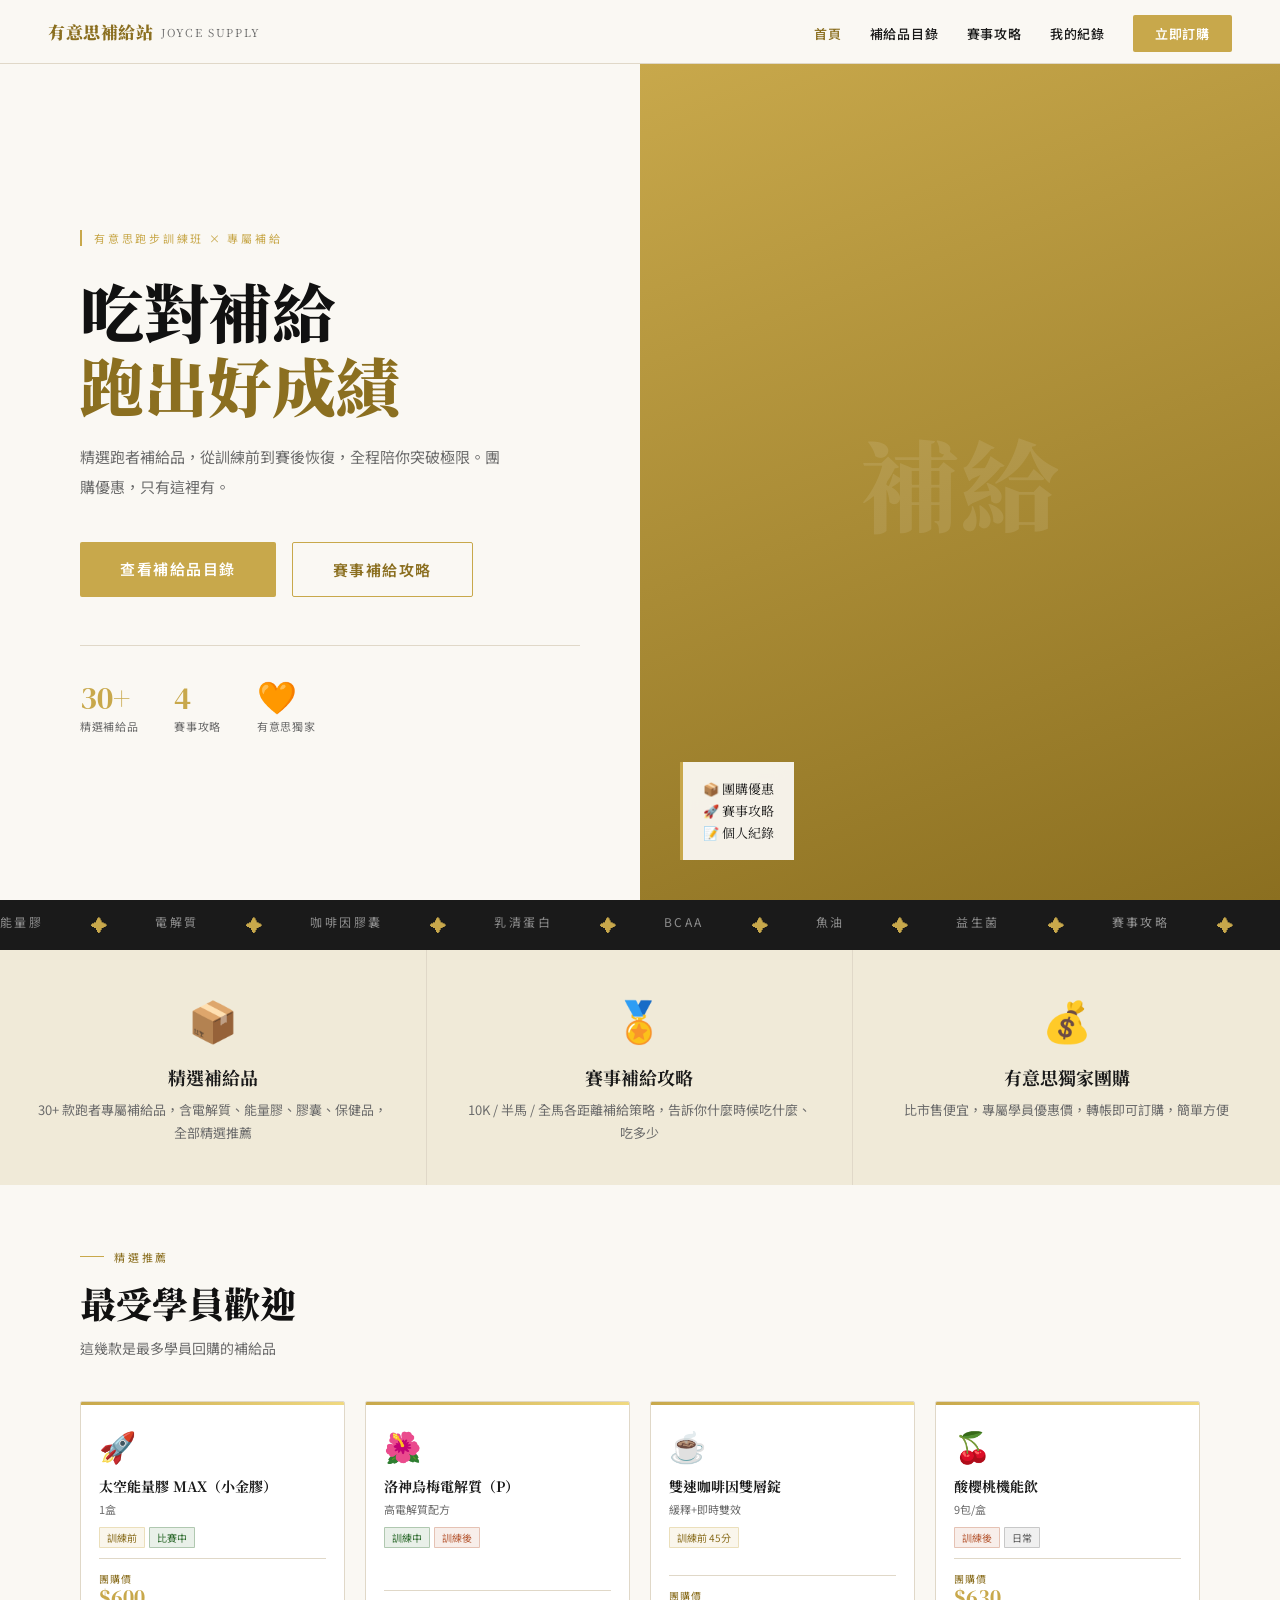
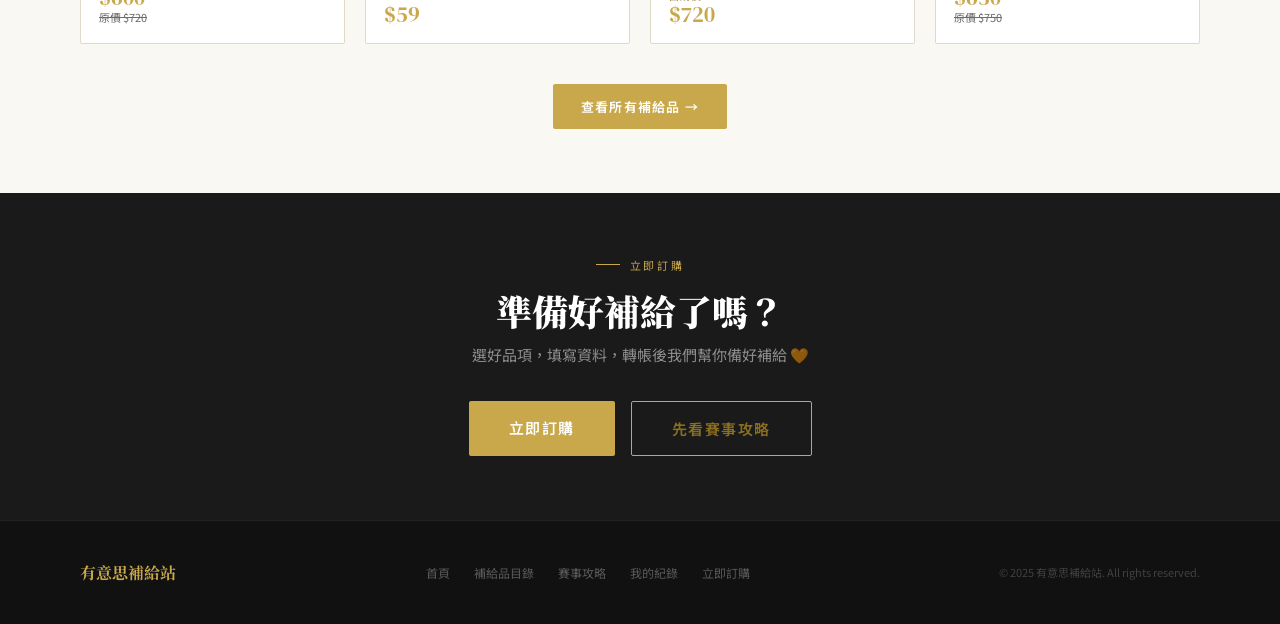
<file: index.html>
<!DOCTYPE html>
<html lang="zh-TW">
<head>
<meta charset="UTF-8">
<meta name="viewport" content="width=device-width, initial-scale=1.0">
<title>有意思補給站 - 跑者的最佳補給夥伴</title>
<link rel="stylesheet" href="css/style.css">
<link href="https://fonts.googleapis.com/css2?family=Noto+Serif+TC:wght@400;700;900&family=Noto+Sans+TC:wght@300;400;500;700&family=DM+Serif+Display&display=swap" rel="stylesheet">
<style>
.hero { min-height:100vh; display:grid; grid-template-columns:1fr 1fr; padding-top:64px; }
.hero-left { display:flex; flex-direction:column; justify-content:center; padding:80px 60px 80px 80px; }
.hero-tag { font-size:11px; letter-spacing:0.25em; color:var(--gold); text-transform:uppercase; border-left:2px solid var(--gold); padding-left:12px; margin-bottom:28px; }
.hero-title { font-family:'Noto Serif TC',serif; font-size:clamp(40px,5vw,64px); font-weight:900; line-height:1.15; color:var(--black); margin-bottom:20px; }
.hero-title em { font-style:normal; color:var(--gold-dark); }
.hero-sub { font-size:15px; line-height:2; color:var(--muted); max-width:420px; margin-bottom:40px; }
.hero-btns { display:flex; gap:16px; flex-wrap:wrap; }
.hero-stats { display:flex; gap:36px; margin-top:48px; padding-top:36px; border-top:1px solid var(--border); }
.hs-num { font-family:'DM Serif Display',serif; font-size:32px; color:var(--gold); line-height:1; }
.hs-label { font-size:11px; color:var(--muted); margin-top:4px; letter-spacing:0.06em; }
.hero-right { background:linear-gradient(160deg,var(--gold) 0%,var(--gold-dark) 100%); display:flex; align-items:center; justify-content:center; position:relative; }
.hero-visual-text { font-family:'Noto Serif TC',serif; font-size:100px; color:rgba(255,255,255,0.1); font-weight:900; text-align:center; user-select:none; }
.hero-badge { position:absolute; bottom:40px; left:40px; background:rgba(250,248,243,0.95); padding:16px 20px; border-left:3px solid var(--gold); }
.hero-badge p { font-family:'Noto Serif TC',serif; font-size:13px; line-height:1.7; }
.marquee-wrap { overflow:hidden; background:var(--dark); padding:13px 0; }
.marquee-track { display:flex; gap:48px; width:max-content; animation:marquee 22s linear infinite; }
.marquee-track span { font-size:12px; letter-spacing:0.2em; color:rgba(255,255,255,0.5); text-transform:uppercase; }
.marquee-track strong { color:var(--gold); }
@keyframes marquee { from{transform:translateX(0)} to{transform:translateX(-50%)} }
.feature-strip { display:grid; grid-template-columns:repeat(3,1fr); gap:0; background:var(--cream); }
.fs-item { padding:40px 36px; border-right:1px solid var(--border); text-align:center; }
.fs-item:last-child { border-right:none; }
.fs-icon { font-size:40px; margin-bottom:16px; }
.fs-title { font-family:'Noto Serif TC',serif; font-size:18px; font-weight:700; margin-bottom:8px; }
.fs-desc { font-size:13px; color:var(--muted); line-height:1.8; }
.featured-grid { display:grid; grid-template-columns:repeat(4,1fr); gap:20px; }
@media(max-width:900px){
  .hero { grid-template-columns:1fr; }
  .hero-right { display:none; }
  .hero-left { padding:60px 20px; }
  .feature-strip { grid-template-columns:1fr; }
  .fs-item { border-right:none; border-bottom:1px solid var(--border); }
  .featured-grid { grid-template-columns:1fr 1fr; gap:12px; }
  .hero-stats { flex-wrap:wrap; gap:20px; }
}
</style>
</head>
<body>

<nav id="navbar">
  <a href="index.html" class="nav-logo">有意思補給站 <span>JOYCE SUPPLY</span></a>
  <button class="hamburger" id="hamburger">&#9776;</button>
  <ul class="nav-links" id="nav-links">
    <li><a href="index.html" class="active">首頁</a></li>
    <li><a href="products.html">補給品目錄</a></li>
    <li><a href="strategy.html">賽事攻略</a></li>
    <li><a href="mylog.html">我的紀錄</a></li>
    <li><a href="order.html" class="nav-cta">立即訂購</a></li>
  </ul>
</nav>

<!-- HERO -->
<div class="hero">
  <div class="hero-left">
    <div class="hero-tag">有意思跑步訓練班 × 專屬補給</div>
    <h1 class="hero-title">吃對補給<br><em>跑出好成績</em></h1>
    <p class="hero-sub">精選跑者補給品，從訓練前到賽後恢復，全程陪你突破極限。團購優惠，只有這裡有。</p>
    <div class="hero-btns">
      <a href="products.html" class="btn btn-gold btn-lg">查看補給品目錄</a>
      <a href="strategy.html" class="btn btn-outline btn-lg">賽事補給攻略</a>
    </div>
    <div class="hero-stats">
      <div><div class="hs-num">30+</div><div class="hs-label">精選補給品</div></div>
      <div><div class="hs-num">4</div><div class="hs-label">賽事攻略</div></div>
      <div><div class="hs-num">🧡</div><div class="hs-label">有意思獨家</div></div>
    </div>
  </div>
  <div class="hero-right">
    <div class="hero-visual-text">補給</div>
    <div class="hero-badge">
      <p>📦 團購優惠<br>🚀 賽事攻略<br>📝 個人紀錄</p>
    </div>
  </div>
</div>

<!-- MARQUEE -->
<div class="marquee-wrap">
  <div class="marquee-track">
    <span>能量膠</span><strong>✦</strong><span>電解質</span><strong>✦</strong>
    <span>咖啡因膠囊</span><strong>✦</strong><span>乳清蛋白</span><strong>✦</strong>
    <span>BCAA</span><strong>✦</strong><span>魚油</span><strong>✦</strong>
    <span>益生菌</span><strong>✦</strong><span>賽事攻略</span><strong>✦</strong>
    <span>能量膠</span><strong>✦</strong><span>電解質</span><strong>✦</strong>
    <span>咖啡因膠囊</span><strong>✦</strong><span>乳清蛋白</span><strong>✦</strong>
    <span>BCAA</span><strong>✦</strong><span>魚油</span><strong>✦</strong>
    <span>益生菌</span><strong>✦</strong><span>賽事攻略</span><strong>✦</strong>
  </div>
</div>

<!-- FEATURES -->
<div class="feature-strip">
  <div class="fs-item reveal">
    <div class="fs-icon">📦</div>
    <div class="fs-title">精選補給品</div>
    <div class="fs-desc">30+ 款跑者專屬補給品，含電解質、能量膠、膠囊、保健品，全部精選推薦</div>
  </div>
  <div class="fs-item reveal">
    <div class="fs-icon">🏅</div>
    <div class="fs-title">賽事補給攻略</div>
    <div class="fs-desc">10K / 半馬 / 全馬各距離補給策略，告訴你什麼時候吃什麼、吃多少</div>
  </div>
  <div class="fs-item reveal">
    <div class="fs-icon">💰</div>
    <div class="fs-title">有意思獨家團購</div>
    <div class="fs-desc">比市售便宜，專屬學員優惠價，轉帳即可訂購，簡單方便</div>
  </div>
</div>

<!-- 精選推薦 -->
<section style="background:var(--off-white);">
  <div class="section-tag">精選推薦</div>
  <h2 class="section-title">最受學員歡迎</h2>
  <p class="section-sub">這幾款是最多學員回購的補給品</p>
  <div class="featured-grid reveal">
    <div class="product-card">
      <div class="pc-bar"></div>
      <div class="pc-body">
        <div class="pc-icon">🚀</div>
        <div class="pc-name">太空能量膠 MAX（小金膠）</div>
        <div class="pc-desc">1盒</div>
        <div class="timing-tags"><span class="tt tt-b">訓練前</span><span class="tt tt-d">比賽中</span></div>
        <div class="pc-price-wrap"><div class="pc-price-label">團購價</div><div class="pc-price">$600</div><div class="pc-orig">原價 $720</div></div>
      </div>
    </div>
    <div class="product-card">
      <div class="pc-bar"></div>
      <div class="pc-body">
        <div class="pc-icon">🌺</div>
        <div class="pc-name">洛神烏梅電解質（P）</div>
        <div class="pc-desc">高電解質配方</div>
        <div class="timing-tags"><span class="tt tt-d">訓練中</span><span class="tt tt-a">訓練後</span></div>
        <div class="pc-price-wrap"><div class="pc-price">$59</div></div>
      </div>
    </div>
    <div class="product-card">
      <div class="pc-bar"></div>
      <div class="pc-body">
        <div class="pc-icon">☕</div>
        <div class="pc-name">雙速咖啡因雙層錠</div>
        <div class="pc-desc">緩釋+即時雙效</div>
        <div class="timing-tags"><span class="tt tt-b">訓練前 45分</span></div>
        <div class="pc-price-wrap"><div class="pc-price-label">團購價</div><div class="pc-price">$720</div></div>
      </div>
    </div>
    <div class="product-card">
      <div class="pc-bar"></div>
      <div class="pc-body">
        <div class="pc-icon">🍒</div>
        <div class="pc-name">酸櫻桃機能飲</div>
        <div class="pc-desc">9包/盒</div>
        <div class="timing-tags"><span class="tt tt-a">訓練後</span><span class="tt tt-x">日常</span></div>
        <div class="pc-price-wrap"><div class="pc-price-label">團購價</div><div class="pc-price">$630</div><div class="pc-orig">原價 $750</div></div>
      </div>
    </div>
  </div>
  <div style="text-align:center;margin-top:40px;">
    <a href="products.html" class="btn btn-gold">查看所有補給品 →</a>
  </div>
</section>

<!-- CTA -->
<section style="background:var(--dark);text-align:center;">
  <div class="section-tag" style="justify-content:center;color:var(--gold);">立即訂購</div>
  <h2 class="section-title" style="color:#fff;">準備好補給了嗎？</h2>
  <p style="font-size:15px;color:rgba(255,255,255,0.5);margin-bottom:36px;">選好品項，填寫資料，轉帳後我們幫你備好補給 🧡</p>
  <div style="display:flex;gap:16px;justify-content:center;flex-wrap:wrap;">
    <a href="order.html" class="btn btn-gold btn-lg">立即訂購</a>
    <a href="strategy.html" class="btn btn-outline btn-lg">先看賽事攻略</a>
  </div>
</section>

<footer>
  <div class="footer-inner">
    <div class="footer-brand">有意思補給站</div>
    <div class="footer-links">
      <a href="index.html">首頁</a>
      <a href="products.html">補給品目錄</a>
      <a href="strategy.html">賽事攻略</a>
      <a href="mylog.html">我的紀錄</a>
      <a href="order.html">立即訂購</a>
    </div>
    <div class="footer-copy">© 2025 有意思補給站. All rights reserved.</div>
  </div>
</footer>

<script src="js/main.js"></script>
</body>
</html>
</file>
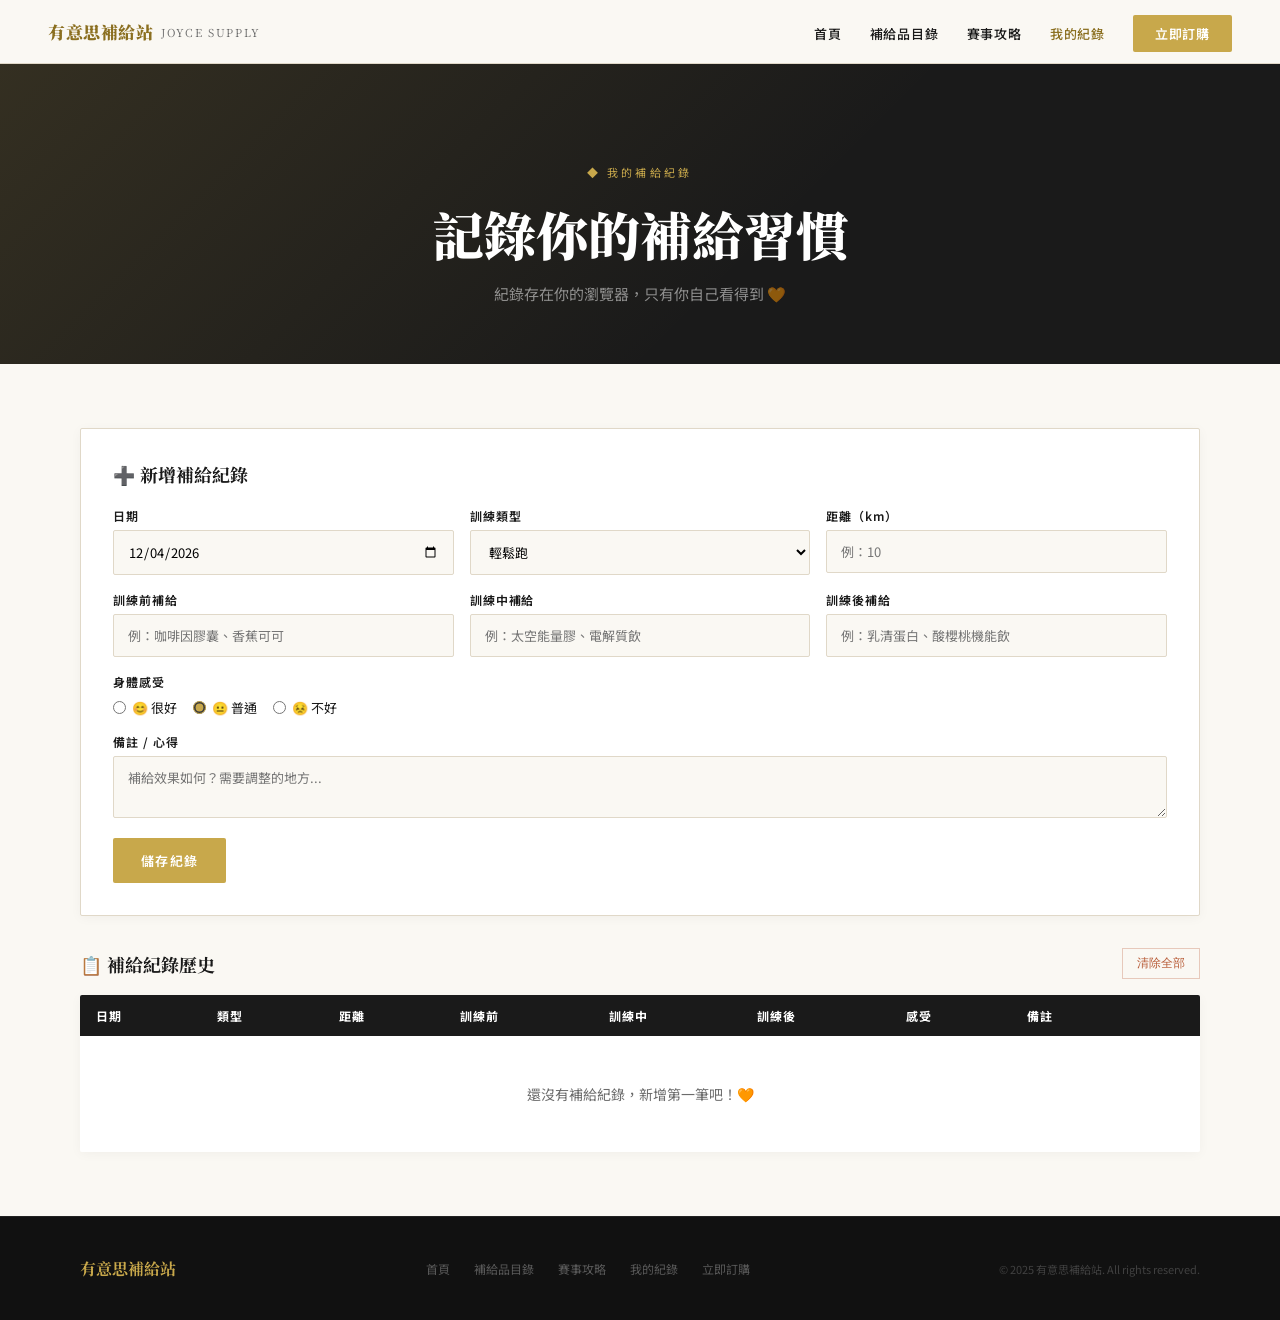
<file: mylog.html>
<!DOCTYPE html>
<html lang="zh-TW">
<head>
<meta charset="UTF-8">
<meta name="viewport" content="width=device-width, initial-scale=1.0">
<title>我的補給紀錄 - 有意思補給站</title>
<link rel="stylesheet" href="css/style.css">
<link href="https://fonts.googleapis.com/css2?family=Noto+Serif+TC:wght@400;700;900&family=Noto+Sans+TC:wght@300;400;500;700&family=DM+Serif+Display&display=swap" rel="stylesheet">
<style>
.log-form{background:#fff;border:1px solid var(--border);padding:32px;margin-bottom:32px;}
.form-grid{display:grid;grid-template-columns:1fr 1fr 1fr;gap:16px;margin-bottom:16px;}
.fg{display:flex;flex-direction:column;gap:6px;}
.fg label{font-size:12px;font-weight:600;letter-spacing:0.08em;}
.fg input,.fg select,.fg textarea{padding:11px 14px;border:1.5px solid var(--border);background:var(--off-white);font-size:13px;border-radius:2px;font-family:'Noto Sans TC',sans-serif;transition:border-color .2s;}
.fg input:focus,.fg select:focus,.fg textarea:focus{outline:none;border-color:var(--gold);}
.feel-row{display:flex;gap:16px;margin-bottom:16px;}
.feel-opt{font-size:13px;display:flex;align-items:center;gap:6px;cursor:pointer;}
.feel-opt input{accent-color:var(--gold);}
.log-table-wrap{overflow-x:auto;}
.log-table{width:100%;border-collapse:collapse;}
.log-table th{background:#1a1a1a;color:#fff;padding:12px 16px;font-size:12px;letter-spacing:0.08em;text-align:left;}
.log-table td{padding:12px 16px;border-bottom:1px solid var(--border);font-size:13px;vertical-align:top;}
.log-table tr:hover td{background:rgba(200,168,75,0.04);}
.del-btn{background:none;border:1px solid rgba(184,92,56,0.3);padding:4px 10px;font-size:11px;cursor:pointer;color:#b85c38;}
.del-btn:hover{background:rgba(184,92,56,0.08);}
.feel-good{display:inline-block;font-size:11px;padding:2px 8px;background:rgba(76,175,80,0.1);color:#2e7d32;}
.feel-ok{display:inline-block;font-size:11px;padding:2px 8px;background:rgba(200,168,75,0.1);color:#8b6f20;}
.feel-bad{display:inline-block;font-size:11px;padding:2px 8px;background:rgba(184,92,56,0.1);color:#b85c38;}
.empty-log{text-align:center;padding:48px;color:var(--muted);font-size:14px;}
@media(max-width:900px){.form-grid{grid-template-columns:1fr;}.log-table td,.log-table th{padding:10px 12px;font-size:12px;}}
</style>
</head>
<body>
<nav id="navbar">
  <a href="index.html" class="nav-logo">有意思補給站 <span>JOYCE SUPPLY</span></a>
  <button class="hamburger" id="hamburger">&#9776;</button>
  <ul class="nav-links" id="nav-links">
    <li><a href="index.html">首頁</a></li>
    <li><a href="products.html">補給品目錄</a></li>
    <li><a href="strategy.html">賽事攻略</a></li>
    <li><a href="mylog.html" class="active">我的紀錄</a></li>
    <li><a href="order.html" class="nav-cta">立即訂購</a></li>
  </ul>
</nav>

<div class="page-header">
  <div class="tag">◆ 我的補給紀錄</div>
  <h1>記錄你的補給習慣</h1>
  <p>紀錄存在你的瀏覽器，只有你自己看得到 🧡</p>
</div>

<section>
  <!-- 新增紀錄 -->
  <div class="log-form">
    <h3 style="font-family:'Noto Serif TC',serif;font-size:18px;margin-bottom:20px;">➕ 新增補給紀錄</h3>
    <div class="form-grid">
      <div class="fg"><label>日期</label><input type="date" id="log-date"></div>
      <div class="fg">
        <label>訓練類型</label>
        <select id="log-type">
          <option>輕鬆跑</option><option>節奏跑</option><option>間歇訓練</option>
          <option>長跑</option><option>肌力訓練</option>
          <option>比賽（10K）</option><option>比賽（半馬）</option><option>比賽（全馬）</option>
        </select>
      </div>
      <div class="fg"><label>距離（km）</label><input type="number" id="log-dist" placeholder="例：10" step="0.1"></div>
      <div class="fg"><label>訓練前補給</label><input type="text" id="log-before" placeholder="例：咖啡因膠囊、香蕉可可"></div>
      <div class="fg"><label>訓練中補給</label><input type="text" id="log-during" placeholder="例：太空能量膠、電解質飲"></div>
      <div class="fg"><label>訓練後補給</label><input type="text" id="log-after" placeholder="例：乳清蛋白、酸櫻桃機能飲"></div>
    </div>
    <div style="margin-bottom:16px;">
      <label style="font-size:12px;font-weight:600;letter-spacing:0.08em;display:block;margin-bottom:8px;">身體感受</label>
      <div class="feel-row">
        <label class="feel-opt"><input type="radio" name="feel" value="good"> 😊 很好</label>
        <label class="feel-opt"><input type="radio" name="feel" value="ok" checked> 😐 普通</label>
        <label class="feel-opt"><input type="radio" name="feel" value="bad"> 😣 不好</label>
      </div>
    </div>
    <div class="fg" style="margin-bottom:20px;">
      <label>備註 / 心得</label>
      <textarea id="log-note" rows="2" placeholder="補給效果如何？需要調整的地方..."></textarea>
    </div>
    <button class="btn btn-gold" onclick="addLog()">儲存紀錄</button>
  </div>

  <!-- 紀錄列表 -->
  <div style="display:flex;justify-content:space-between;align-items:center;margin-bottom:16px;">
    <h3 style="font-family:'Noto Serif TC',serif;font-size:18px;">📋 補給紀錄歷史</h3>
    <button onclick="clearAll()" style="font-size:12px;color:#b85c38;background:none;border:1px solid rgba(184,92,56,0.3);padding:6px 14px;cursor:pointer;">清除全部</button>
  </div>
  <div class="log-table-wrap">
    <table class="log-table">
      <thead>
        <tr>
          <th>日期</th><th>類型</th><th>距離</th>
          <th>訓練前</th><th>訓練中</th><th>訓練後</th>
          <th>感受</th><th>備註</th><th></th>
        </tr>
      </thead>
      <tbody id="log-tbody"></tbody>
    </table>
    <div id="log-empty" class="empty-log">還沒有補給紀錄，新增第一筆吧！🧡</div>
  </div>
</section>

<footer>
  <div class="footer-inner">
    <div class="footer-brand">有意思補給站</div>
    <div class="footer-links">
      <a href="index.html">首頁</a>
      <a href="products.html">補給品目錄</a>
      <a href="strategy.html">賽事攻略</a>
      <a href="mylog.html">我的紀錄</a>
      <a href="order.html">立即訂購</a>
    </div>
    <div class="footer-copy">© 2025 有意思補給站. All rights reserved.</div>
  </div>
</footer>

<script src="js/main.js"></script>
<script>
const KEY = 'joyce_supply_logs';
function getLogs(){ try{ return JSON.parse(localStorage.getItem(KEY))||[]; }catch{ return []; } }
function saveLogs(l){ localStorage.setItem(KEY, JSON.stringify(l)); }

function renderLogs(){
  const logs = getLogs();
  const tbody = document.getElementById('log-tbody');
  const empty = document.getElementById('log-empty');
  tbody.innerHTML = '';
  if(logs.length===0){ empty.style.display=''; return; }
  empty.style.display='none';
  const feelMap = {
    good:'<span class="feel-good">😊 很好</span>',
    ok:'<span class="feel-ok">😐 普通</span>',
    bad:'<span class="feel-bad">😣 不好</span>'
  };
  [...logs].reverse().forEach((log,i)=>{
    const tr = document.createElement('tr');
    tr.innerHTML = `
      <td>${log.date}</td>
      <td>${log.type}</td>
      <td>${log.dist?log.dist+' km':'—'}</td>
      <td style="max-width:130px;font-size:12px;">${log.before||'—'}</td>
      <td style="max-width:130px;font-size:12px;">${log.during||'—'}</td>
      <td style="max-width:130px;font-size:12px;">${log.after||'—'}</td>
      <td>${feelMap[log.feel]||''}</td>
      <td style="max-width:120px;font-size:12px;">${log.note||'—'}</td>
      <td><button class="del-btn" onclick="delLog(${logs.length-1-i})">刪除</button></td>`;
    tbody.appendChild(tr);
  });
}

function addLog(){
  const date = document.getElementById('log-date').value;
  if(!date){ alert('請選擇日期'); return; }
  const log = {
    date, type: document.getElementById('log-type').value,
    dist: document.getElementById('log-dist').value,
    before: document.getElementById('log-before').value,
    during: document.getElementById('log-during').value,
    after: document.getElementById('log-after').value,
    feel: document.querySelector('input[name="feel"]:checked')?.value||'ok',
    note: document.getElementById('log-note').value
  };
  const logs = getLogs(); logs.push(log); saveLogs(logs); renderLogs();
  ['log-before','log-during','log-after','log-dist','log-note'].forEach(id=>document.getElementById(id).value='');
}

function delLog(idx){
  if(!confirm('確定刪除？')) return;
  const logs = getLogs(); logs.splice(idx,1); saveLogs(logs); renderLogs();
}
function clearAll(){
  if(!confirm('確定清除全部紀錄？')) return;
  localStorage.removeItem(KEY); renderLogs();
}

document.getElementById('log-date').value = new Date().toISOString().split('T')[0];
renderLogs();
</script>
</body>
</html>
</file>
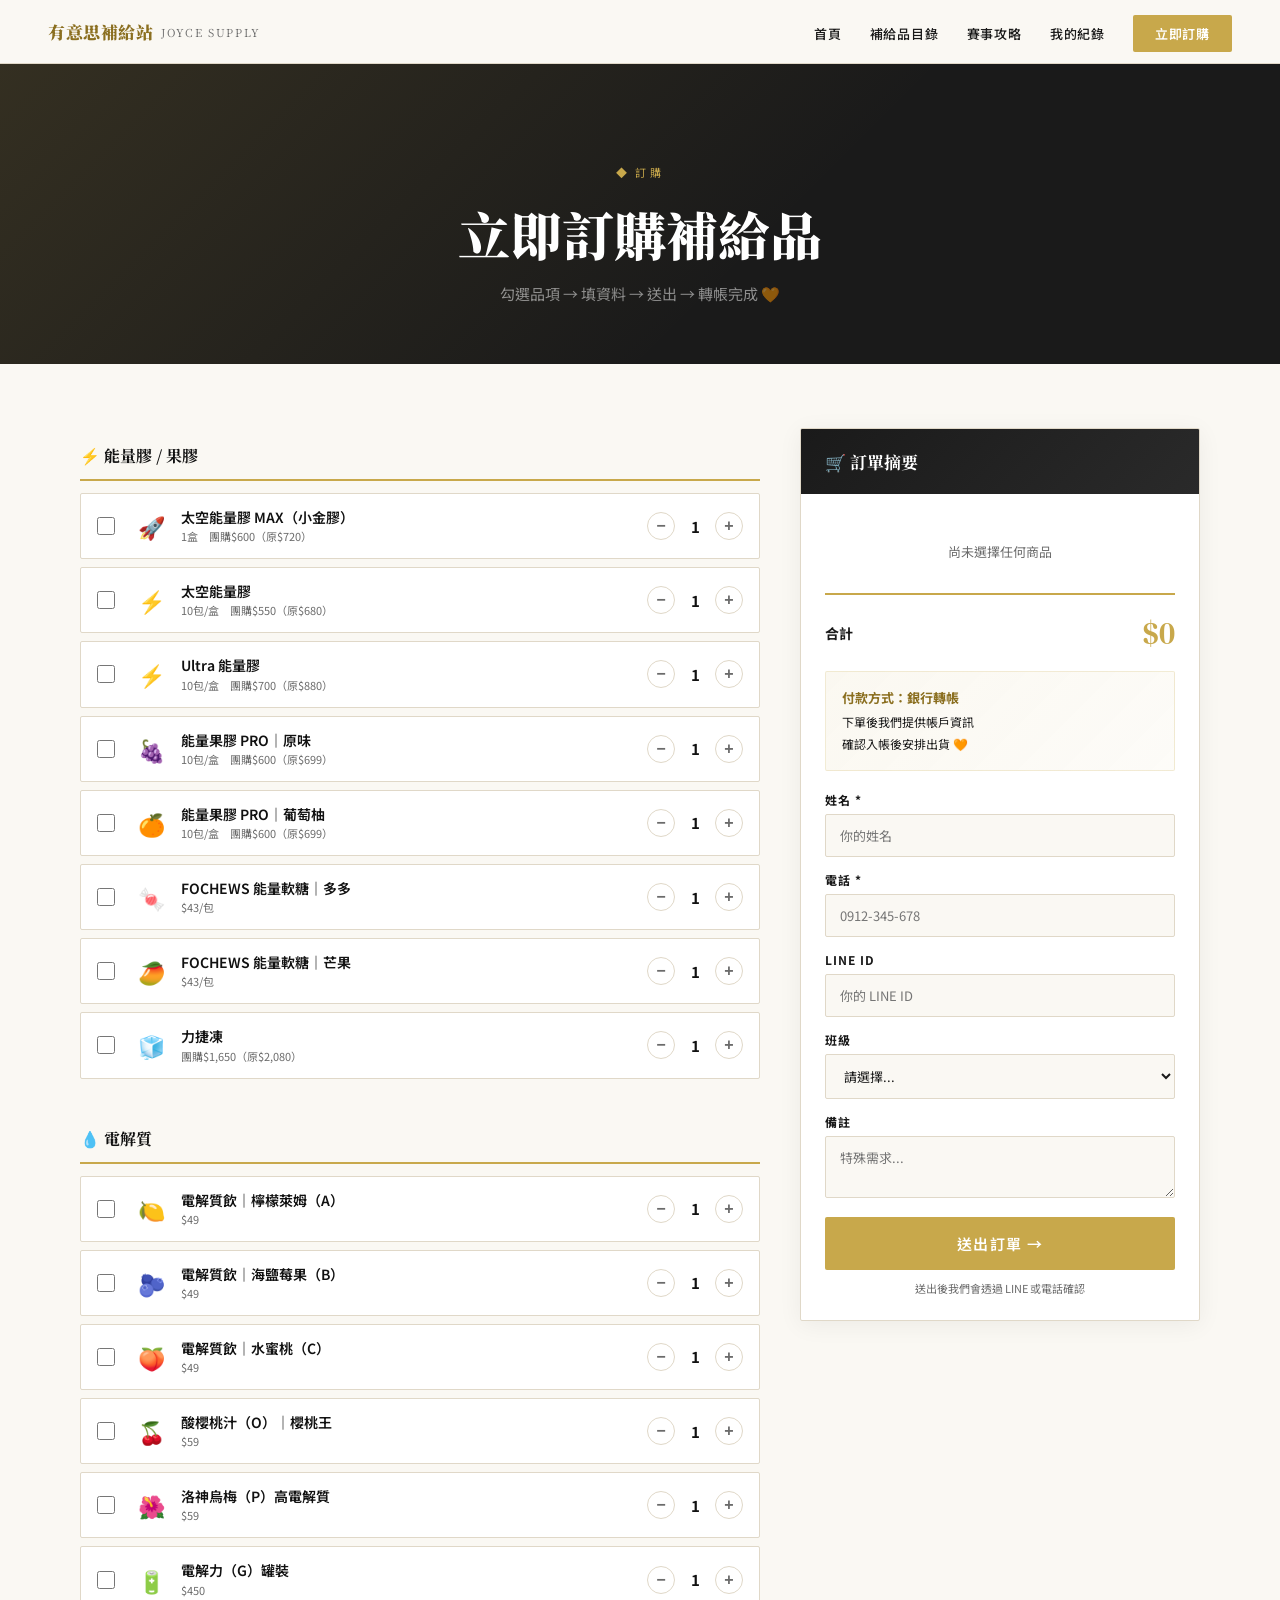
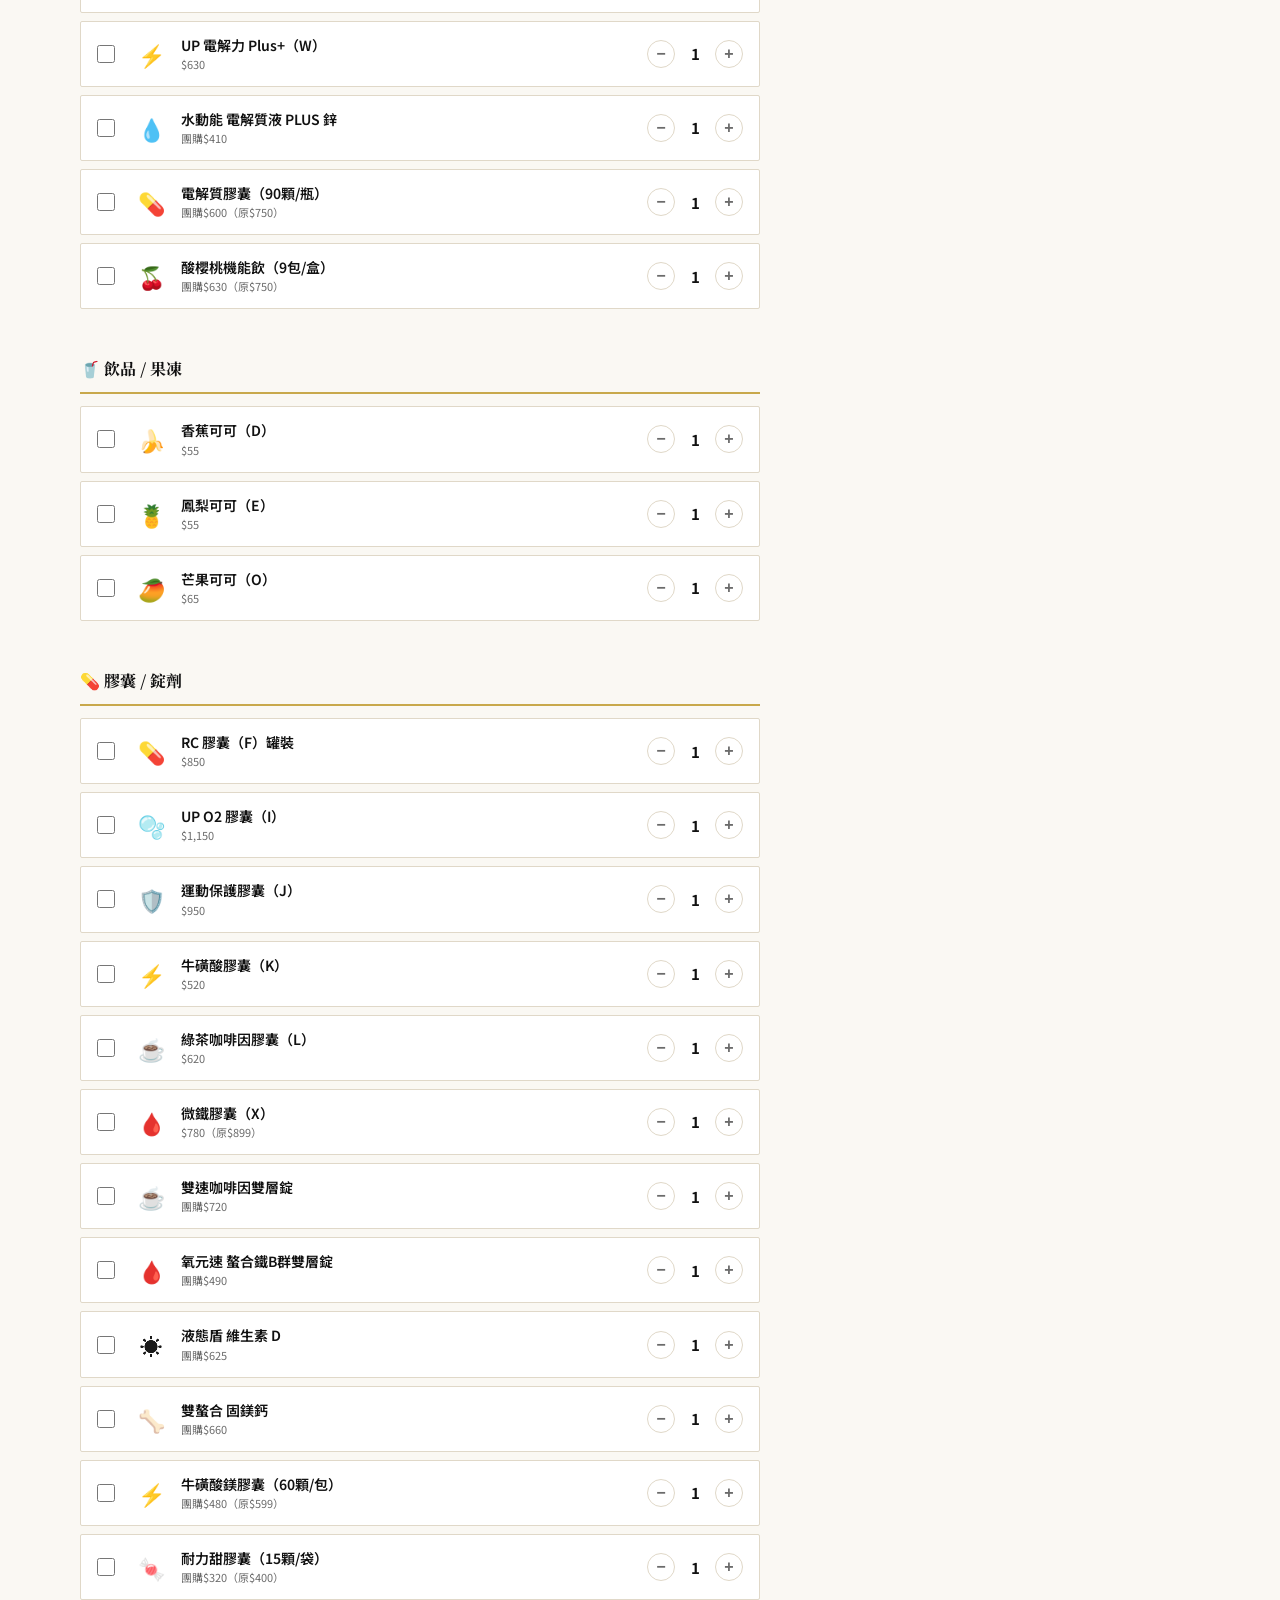
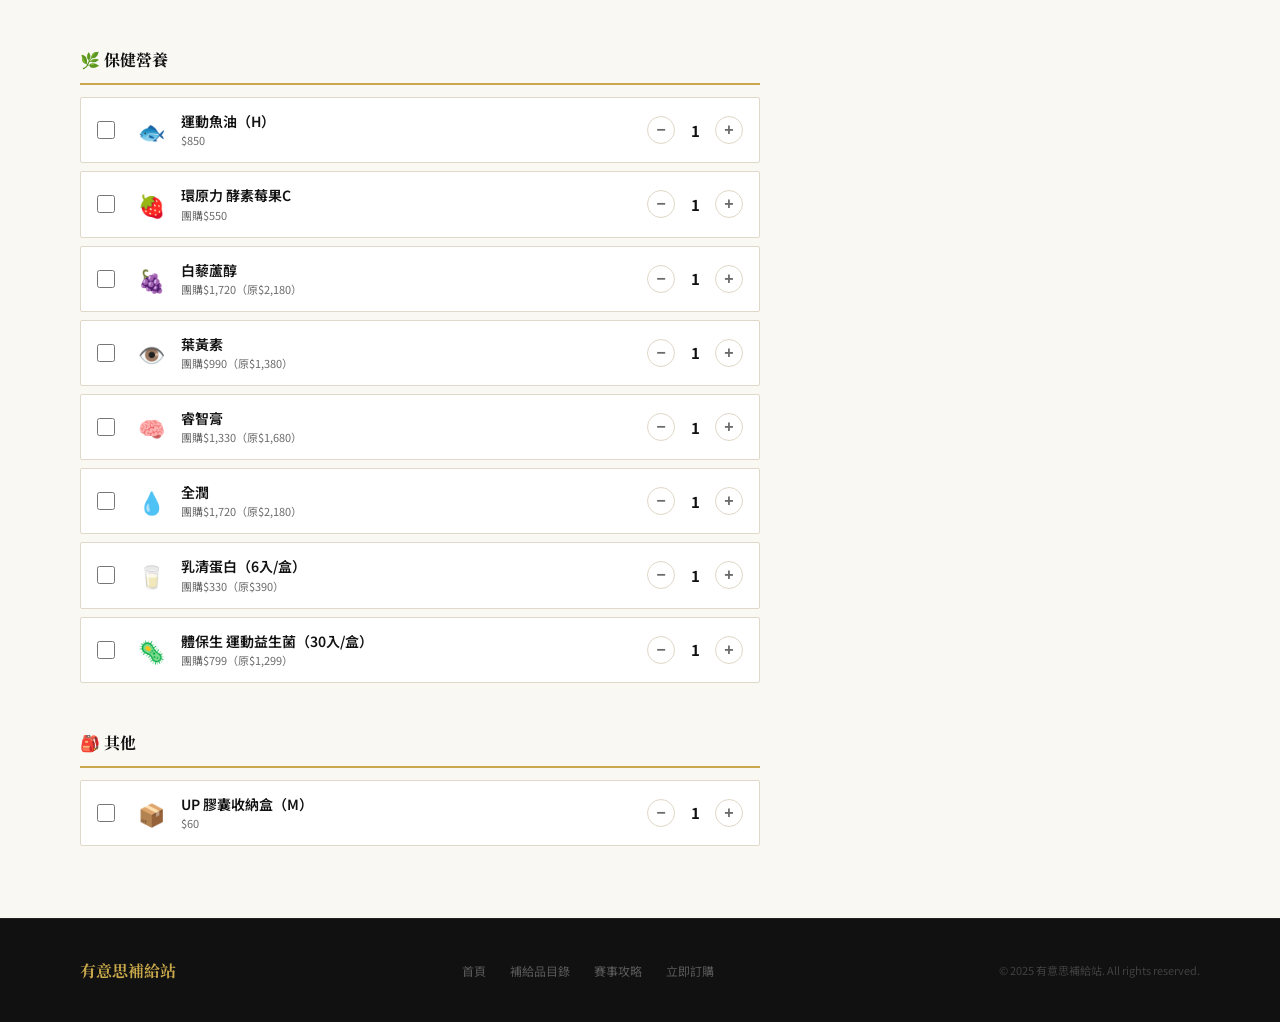
<file: order.html>
<!DOCTYPE html>
<html lang="zh-TW">
<head>
<meta charset="UTF-8">
<meta name="viewport" content="width=device-width, initial-scale=1.0">
<title>立即訂購 - 有意思補給站</title>
<link rel="stylesheet" href="css/style.css">
<link href="https://fonts.googleapis.com/css2?family=Noto+Serif+TC:wght@400;700;900&family=Noto+Sans+TC:wght@300;400;500;700&family=DM+Serif+Display&display=swap" rel="stylesheet">
</head>
<body>
<nav id="navbar">
  <a href="index.html" class="nav-logo">有意思補給站 <span>JOYCE SUPPLY</span></a>
  <button class="hamburger" id="hamburger">&#9776;</button>
  <ul class="nav-links" id="nav-links">
    <li><a href="index.html">首頁</a></li>
    <li><a href="products.html">補給品目錄</a></li>
    <li><a href="strategy.html">賽事攻略</a></li>
    <li><a href="mylog.html">我的紀錄</a></li>
    <li><a href="order.html" class="nav-cta">立即訂購</a></li>
  </ul>
</nav>

<div class="page-header">
  <div class="tag">◆ 訂購</div>
  <h1>立即訂購補給品</h1>
  <p>勾選品項 → 填資料 → 送出 → 轉帳完成 🧡</p>
</div>

<section>
  <div class="order-layout">

    <!-- 左：選產品 -->
    <div class="order-products">

      <div class="order-cat-title">⚡ 能量膠 / 果膠</div>
      <div class="order-item" data-name="太空能量膠 MAX（小金膠）" data-price="600"><input type="checkbox" class="oi-check"><div class="oi-icon">🚀</div><div class="oi-info"><div class="oi-name">太空能量膠 MAX（小金膠）</div><div class="oi-sub">1盒　團購$600（原$720）</div></div><div class="oi-qty"><button type="button" class="qty-btn qty-minus">−</button><span class="qty-num">1</span><button type="button" class="qty-btn qty-plus">+</button></div></div>
      <div class="order-item" data-name="太空能量膠" data-price="550"><input type="checkbox" class="oi-check"><div class="oi-icon">⚡</div><div class="oi-info"><div class="oi-name">太空能量膠</div><div class="oi-sub">10包/盒　團購$550（原$680）</div></div><div class="oi-qty"><button type="button" class="qty-btn qty-minus">−</button><span class="qty-num">1</span><button type="button" class="qty-btn qty-plus">+</button></div></div>
      <div class="order-item" data-name="Ultra 能量膠" data-price="700"><input type="checkbox" class="oi-check"><div class="oi-icon">⚡</div><div class="oi-info"><div class="oi-name">Ultra 能量膠</div><div class="oi-sub">10包/盒　團購$700（原$880）</div></div><div class="oi-qty"><button type="button" class="qty-btn qty-minus">−</button><span class="qty-num">1</span><button type="button" class="qty-btn qty-plus">+</button></div></div>
      <div class="order-item" data-name="能量果膠 PRO 原味" data-price="600"><input type="checkbox" class="oi-check"><div class="oi-icon">🍇</div><div class="oi-info"><div class="oi-name">能量果膠 PRO｜原味</div><div class="oi-sub">10包/盒　團購$600（原$699）</div></div><div class="oi-qty"><button type="button" class="qty-btn qty-minus">−</button><span class="qty-num">1</span><button type="button" class="qty-btn qty-plus">+</button></div></div>
      <div class="order-item" data-name="能量果膠 PRO 葡萄柚" data-price="600"><input type="checkbox" class="oi-check"><div class="oi-icon">🍊</div><div class="oi-info"><div class="oi-name">能量果膠 PRO｜葡萄柚</div><div class="oi-sub">10包/盒　團購$600（原$699）</div></div><div class="oi-qty"><button type="button" class="qty-btn qty-minus">−</button><span class="qty-num">1</span><button type="button" class="qty-btn qty-plus">+</button></div></div>
      <div class="order-item" data-name="FOCHEWS 能量軟糖 多多" data-price="43"><input type="checkbox" class="oi-check"><div class="oi-icon">🍬</div><div class="oi-info"><div class="oi-name">FOCHEWS 能量軟糖｜多多</div><div class="oi-sub">$43/包</div></div><div class="oi-qty"><button type="button" class="qty-btn qty-minus">−</button><span class="qty-num">1</span><button type="button" class="qty-btn qty-plus">+</button></div></div>
      <div class="order-item" data-name="FOCHEWS 能量軟糖 芒果" data-price="43"><input type="checkbox" class="oi-check"><div class="oi-icon">🥭</div><div class="oi-info"><div class="oi-name">FOCHEWS 能量軟糖｜芒果</div><div class="oi-sub">$43/包</div></div><div class="oi-qty"><button type="button" class="qty-btn qty-minus">−</button><span class="qty-num">1</span><button type="button" class="qty-btn qty-plus">+</button></div></div>
      <div class="order-item" data-name="力捷凍" data-price="1650"><input type="checkbox" class="oi-check"><div class="oi-icon">🧊</div><div class="oi-info"><div class="oi-name">力捷凍</div><div class="oi-sub">團購$1,650（原$2,080）</div></div><div class="oi-qty"><button type="button" class="qty-btn qty-minus">−</button><span class="qty-num">1</span><button type="button" class="qty-btn qty-plus">+</button></div></div>

      <div class="order-cat-title">💧 電解質</div>
      <div class="order-item" data-name="電解質飲 檸檬萊姆(A)" data-price="49"><input type="checkbox" class="oi-check"><div class="oi-icon">🍋</div><div class="oi-info"><div class="oi-name">電解質飲｜檸檬萊姆（A）</div><div class="oi-sub">$49</div></div><div class="oi-qty"><button type="button" class="qty-btn qty-minus">−</button><span class="qty-num">1</span><button type="button" class="qty-btn qty-plus">+</button></div></div>
      <div class="order-item" data-name="電解質飲 海鹽莓果(B)" data-price="49"><input type="checkbox" class="oi-check"><div class="oi-icon">🫐</div><div class="oi-info"><div class="oi-name">電解質飲｜海鹽莓果（B）</div><div class="oi-sub">$49</div></div><div class="oi-qty"><button type="button" class="qty-btn qty-minus">−</button><span class="qty-num">1</span><button type="button" class="qty-btn qty-plus">+</button></div></div>
      <div class="order-item" data-name="電解質飲 水蜜桃(C)" data-price="49"><input type="checkbox" class="oi-check"><div class="oi-icon">🍑</div><div class="oi-info"><div class="oi-name">電解質飲｜水蜜桃（C）</div><div class="oi-sub">$49</div></div><div class="oi-qty"><button type="button" class="qty-btn qty-minus">−</button><span class="qty-num">1</span><button type="button" class="qty-btn qty-plus">+</button></div></div>
      <div class="order-item" data-name="酸櫻桃汁 櫻桃王(O)" data-price="59"><input type="checkbox" class="oi-check"><div class="oi-icon">🍒</div><div class="oi-info"><div class="oi-name">酸櫻桃汁（O）｜櫻桃王</div><div class="oi-sub">$59</div></div><div class="oi-qty"><button type="button" class="qty-btn qty-minus">−</button><span class="qty-num">1</span><button type="button" class="qty-btn qty-plus">+</button></div></div>
      <div class="order-item" data-name="洛神烏梅 高電解質(P)" data-price="59"><input type="checkbox" class="oi-check"><div class="oi-icon">🌺</div><div class="oi-info"><div class="oi-name">洛神烏梅（P）高電解質</div><div class="oi-sub">$59</div></div><div class="oi-qty"><button type="button" class="qty-btn qty-minus">−</button><span class="qty-num">1</span><button type="button" class="qty-btn qty-plus">+</button></div></div>
      <div class="order-item" data-name="電解力罐(G)" data-price="450"><input type="checkbox" class="oi-check"><div class="oi-icon">🔋</div><div class="oi-info"><div class="oi-name">電解力（G）罐裝</div><div class="oi-sub">$450</div></div><div class="oi-qty"><button type="button" class="qty-btn qty-minus">−</button><span class="qty-num">1</span><button type="button" class="qty-btn qty-plus">+</button></div></div>
      <div class="order-item" data-name="UP 電解力 Plus+(W)" data-price="630"><input type="checkbox" class="oi-check"><div class="oi-icon">⚡</div><div class="oi-info"><div class="oi-name">UP 電解力 Plus+（W）</div><div class="oi-sub">$630</div></div><div class="oi-qty"><button type="button" class="qty-btn qty-minus">−</button><span class="qty-num">1</span><button type="button" class="qty-btn qty-plus">+</button></div></div>
      <div class="order-item" data-name="水動能 電解質液 PLUS 鋅" data-price="410"><input type="checkbox" class="oi-check"><div class="oi-icon">💧</div><div class="oi-info"><div class="oi-name">水動能 電解質液 PLUS 鋅</div><div class="oi-sub">團購$410</div></div><div class="oi-qty"><button type="button" class="qty-btn qty-minus">−</button><span class="qty-num">1</span><button type="button" class="qty-btn qty-plus">+</button></div></div>
      <div class="order-item" data-name="電解質膠囊 90顆" data-price="600"><input type="checkbox" class="oi-check"><div class="oi-icon">💊</div><div class="oi-info"><div class="oi-name">電解質膠囊（90顆/瓶）</div><div class="oi-sub">團購$600（原$750）</div></div><div class="oi-qty"><button type="button" class="qty-btn qty-minus">−</button><span class="qty-num">1</span><button type="button" class="qty-btn qty-plus">+</button></div></div>
      <div class="order-item" data-name="酸櫻桃機能飲 9包" data-price="630"><input type="checkbox" class="oi-check"><div class="oi-icon">🍒</div><div class="oi-info"><div class="oi-name">酸櫻桃機能飲（9包/盒）</div><div class="oi-sub">團購$630（原$750）</div></div><div class="oi-qty"><button type="button" class="qty-btn qty-minus">−</button><span class="qty-num">1</span><button type="button" class="qty-btn qty-plus">+</button></div></div>

      <div class="order-cat-title">🥤 飲品 / 果凍</div>
      <div class="order-item" data-name="香蕉可可(D)" data-price="55"><input type="checkbox" class="oi-check"><div class="oi-icon">🍌</div><div class="oi-info"><div class="oi-name">香蕉可可（D）</div><div class="oi-sub">$55</div></div><div class="oi-qty"><button type="button" class="qty-btn qty-minus">−</button><span class="qty-num">1</span><button type="button" class="qty-btn qty-plus">+</button></div></div>
      <div class="order-item" data-name="鳳梨可可(E)" data-price="55"><input type="checkbox" class="oi-check"><div class="oi-icon">🍍</div><div class="oi-info"><div class="oi-name">鳳梨可可（E）</div><div class="oi-sub">$55</div></div><div class="oi-qty"><button type="button" class="qty-btn qty-minus">−</button><span class="qty-num">1</span><button type="button" class="qty-btn qty-plus">+</button></div></div>
      <div class="order-item" data-name="芒果可可(O)" data-price="65"><input type="checkbox" class="oi-check"><div class="oi-icon">🥭</div><div class="oi-info"><div class="oi-name">芒果可可（O）</div><div class="oi-sub">$65</div></div><div class="oi-qty"><button type="button" class="qty-btn qty-minus">−</button><span class="qty-num">1</span><button type="button" class="qty-btn qty-plus">+</button></div></div>

      <div class="order-cat-title">💊 膠囊 / 錠劑</div>
      <div class="order-item" data-name="RC 膠囊罐(F)" data-price="850"><input type="checkbox" class="oi-check"><div class="oi-icon">💊</div><div class="oi-info"><div class="oi-name">RC 膠囊（F）罐裝</div><div class="oi-sub">$850</div></div><div class="oi-qty"><button type="button" class="qty-btn qty-minus">−</button><span class="qty-num">1</span><button type="button" class="qty-btn qty-plus">+</button></div></div>
      <div class="order-item" data-name="UP O2 膠囊(I)" data-price="1150"><input type="checkbox" class="oi-check"><div class="oi-icon">🫧</div><div class="oi-info"><div class="oi-name">UP O2 膠囊（I）</div><div class="oi-sub">$1,150</div></div><div class="oi-qty"><button type="button" class="qty-btn qty-minus">−</button><span class="qty-num">1</span><button type="button" class="qty-btn qty-plus">+</button></div></div>
      <div class="order-item" data-name="運動保護膠囊(J)" data-price="950"><input type="checkbox" class="oi-check"><div class="oi-icon">🛡️</div><div class="oi-info"><div class="oi-name">運動保護膠囊（J）</div><div class="oi-sub">$950</div></div><div class="oi-qty"><button type="button" class="qty-btn qty-minus">−</button><span class="qty-num">1</span><button type="button" class="qty-btn qty-plus">+</button></div></div>
      <div class="order-item" data-name="牛磺酸膠囊(K)" data-price="520"><input type="checkbox" class="oi-check"><div class="oi-icon">⚡</div><div class="oi-info"><div class="oi-name">牛磺酸膠囊（K）</div><div class="oi-sub">$520</div></div><div class="oi-qty"><button type="button" class="qty-btn qty-minus">−</button><span class="qty-num">1</span><button type="button" class="qty-btn qty-plus">+</button></div></div>
      <div class="order-item" data-name="綠茶咖啡因膠囊(L)" data-price="620"><input type="checkbox" class="oi-check"><div class="oi-icon">☕</div><div class="oi-info"><div class="oi-name">綠茶咖啡因膠囊（L）</div><div class="oi-sub">$620</div></div><div class="oi-qty"><button type="button" class="qty-btn qty-minus">−</button><span class="qty-num">1</span><button type="button" class="qty-btn qty-plus">+</button></div></div>
      <div class="order-item" data-name="微鐵膠囊(X)" data-price="780"><input type="checkbox" class="oi-check"><div class="oi-icon">🩸</div><div class="oi-info"><div class="oi-name">微鐵膠囊（X）</div><div class="oi-sub">$780（原$899）</div></div><div class="oi-qty"><button type="button" class="qty-btn qty-minus">−</button><span class="qty-num">1</span><button type="button" class="qty-btn qty-plus">+</button></div></div>
      <div class="order-item" data-name="雙速咖啡因雙層錠" data-price="720"><input type="checkbox" class="oi-check"><div class="oi-icon">☕</div><div class="oi-info"><div class="oi-name">雙速咖啡因雙層錠</div><div class="oi-sub">團購$720</div></div><div class="oi-qty"><button type="button" class="qty-btn qty-minus">−</button><span class="qty-num">1</span><button type="button" class="qty-btn qty-plus">+</button></div></div>
      <div class="order-item" data-name="氧元速 螯合鐵B群雙層錠" data-price="490"><input type="checkbox" class="oi-check"><div class="oi-icon">🩸</div><div class="oi-info"><div class="oi-name">氧元速 螯合鐵B群雙層錠</div><div class="oi-sub">團購$490</div></div><div class="oi-qty"><button type="button" class="qty-btn qty-minus">−</button><span class="qty-num">1</span><button type="button" class="qty-btn qty-plus">+</button></div></div>
      <div class="order-item" data-name="液態盾 維生素D" data-price="625"><input type="checkbox" class="oi-check"><div class="oi-icon">☀️</div><div class="oi-info"><div class="oi-name">液態盾 維生素 D</div><div class="oi-sub">團購$625</div></div><div class="oi-qty"><button type="button" class="qty-btn qty-minus">−</button><span class="qty-num">1</span><button type="button" class="qty-btn qty-plus">+</button></div></div>
      <div class="order-item" data-name="雙螯合 固鎂鈣" data-price="660"><input type="checkbox" class="oi-check"><div class="oi-icon">🦴</div><div class="oi-info"><div class="oi-name">雙螯合 固鎂鈣</div><div class="oi-sub">團購$660</div></div><div class="oi-qty"><button type="button" class="qty-btn qty-minus">−</button><span class="qty-num">1</span><button type="button" class="qty-btn qty-plus">+</button></div></div>
      <div class="order-item" data-name="牛磺酸鎂膠囊 60顆" data-price="480"><input type="checkbox" class="oi-check"><div class="oi-icon">⚡</div><div class="oi-info"><div class="oi-name">牛磺酸鎂膠囊（60顆/包）</div><div class="oi-sub">團購$480（原$599）</div></div><div class="oi-qty"><button type="button" class="qty-btn qty-minus">−</button><span class="qty-num">1</span><button type="button" class="qty-btn qty-plus">+</button></div></div>
      <div class="order-item" data-name="耐力甜膠囊 15顆" data-price="320"><input type="checkbox" class="oi-check"><div class="oi-icon">🍬</div><div class="oi-info"><div class="oi-name">耐力甜膠囊（15顆/袋）</div><div class="oi-sub">團購$320（原$400）</div></div><div class="oi-qty"><button type="button" class="qty-btn qty-minus">−</button><span class="qty-num">1</span><button type="button" class="qty-btn qty-plus">+</button></div></div>

      <div class="order-cat-title">🌿 保健營養</div>
      <div class="order-item" data-name="運動魚油(H)" data-price="850"><input type="checkbox" class="oi-check"><div class="oi-icon">🐟</div><div class="oi-info"><div class="oi-name">運動魚油（H）</div><div class="oi-sub">$850</div></div><div class="oi-qty"><button type="button" class="qty-btn qty-minus">−</button><span class="qty-num">1</span><button type="button" class="qty-btn qty-plus">+</button></div></div>
      <div class="order-item" data-name="環原力 酵素莓果C" data-price="550"><input type="checkbox" class="oi-check"><div class="oi-icon">🍓</div><div class="oi-info"><div class="oi-name">環原力 酵素莓果C</div><div class="oi-sub">團購$550</div></div><div class="oi-qty"><button type="button" class="qty-btn qty-minus">−</button><span class="qty-num">1</span><button type="button" class="qty-btn qty-plus">+</button></div></div>
      <div class="order-item" data-name="白藜蘆醇" data-price="1720"><input type="checkbox" class="oi-check"><div class="oi-icon">🍇</div><div class="oi-info"><div class="oi-name">白藜蘆醇</div><div class="oi-sub">團購$1,720（原$2,180）</div></div><div class="oi-qty"><button type="button" class="qty-btn qty-minus">−</button><span class="qty-num">1</span><button type="button" class="qty-btn qty-plus">+</button></div></div>
      <div class="order-item" data-name="葉黃素" data-price="990"><input type="checkbox" class="oi-check"><div class="oi-icon">👁️</div><div class="oi-info"><div class="oi-name">葉黃素</div><div class="oi-sub">團購$990（原$1,380）</div></div><div class="oi-qty"><button type="button" class="qty-btn qty-minus">−</button><span class="qty-num">1</span><button type="button" class="qty-btn qty-plus">+</button></div></div>
      <div class="order-item" data-name="睿智膏" data-price="1330"><input type="checkbox" class="oi-check"><div class="oi-icon">🧠</div><div class="oi-info"><div class="oi-name">睿智膏</div><div class="oi-sub">團購$1,330（原$1,680）</div></div><div class="oi-qty"><button type="button" class="qty-btn qty-minus">−</button><span class="qty-num">1</span><button type="button" class="qty-btn qty-plus">+</button></div></div>
      <div class="order-item" data-name="全潤" data-price="1720"><input type="checkbox" class="oi-check"><div class="oi-icon">💧</div><div class="oi-info"><div class="oi-name">全潤</div><div class="oi-sub">團購$1,720（原$2,180）</div></div><div class="oi-qty"><button type="button" class="qty-btn qty-minus">−</button><span class="qty-num">1</span><button type="button" class="qty-btn qty-plus">+</button></div></div>
      <div class="order-item" data-name="乳清蛋白 6入" data-price="330"><input type="checkbox" class="oi-check"><div class="oi-icon">🥛</div><div class="oi-info"><div class="oi-name">乳清蛋白（6入/盒）</div><div class="oi-sub">團購$330（原$390）</div></div><div class="oi-qty"><button type="button" class="qty-btn qty-minus">−</button><span class="qty-num">1</span><button type="button" class="qty-btn qty-plus">+</button></div></div>
      <div class="order-item" data-name="體保生 運動益生菌 30入" data-price="799"><input type="checkbox" class="oi-check"><div class="oi-icon">🦠</div><div class="oi-info"><div class="oi-name">體保生 運動益生菌（30入/盒）</div><div class="oi-sub">團購$799（原$1,299）</div></div><div class="oi-qty"><button type="button" class="qty-btn qty-minus">−</button><span class="qty-num">1</span><button type="button" class="qty-btn qty-plus">+</button></div></div>

      <div class="order-cat-title">🎒 其他</div>
      <div class="order-item" data-name="UP 膠囊收納盒(M)" data-price="60"><input type="checkbox" class="oi-check"><div class="oi-icon">📦</div><div class="oi-info"><div class="oi-name">UP 膠囊收納盒（M）</div><div class="oi-sub">$60</div></div><div class="oi-qty"><button type="button" class="qty-btn qty-minus">−</button><span class="qty-num">1</span><button type="button" class="qty-btn qty-plus">+</button></div></div>

    </div>

    <!-- 右：訂單摘要 -->
    <div class="order-summary">
      <div class="os-header"><h3>🛒 訂單摘要</h3></div>
      <div class="os-body">
        <div id="os-empty" style="text-align:center;padding:24px 0;color:var(--muted);font-size:13px;">尚未選擇任何商品</div>
        <div id="os-list"></div>
        <div class="os-total">
          <span>合計</span>
          <span class="total-num" id="os-total">$0</span>
        </div>
        <div class="payment-info">
          <strong>付款方式：銀行轉帳</strong><br>
          下單後我們提供帳戶資訊<br>
          確認入帳後安排出貨 🧡
        </div>
        <div class="os-form">
          <div class="form-group"><label>姓名 *</label><input type="text" id="f-name" placeholder="你的姓名"></div>
          <div class="form-group"><label>電話 *</label><input type="tel" id="f-phone" placeholder="0912-345-678"></div>
          <div class="form-group"><label>LINE ID</label><input type="text" id="f-line" placeholder="你的 LINE ID"></div>
          <div class="form-group">
            <label>班級</label>
            <select id="f-class">
              <option value="">請選擇...</option>
              <option>初跑班</option>
              <option>賽事班</option>
              <option>肌力班</option>
              <option>非班級學員</option>
            </select>
          </div>
          <div class="form-group"><label>備註</label><textarea id="f-note" rows="2" placeholder="特殊需求..."></textarea></div>
          <button class="btn btn-gold" style="width:100%;font-size:15px;padding:16px;" id="submit-btn" onclick="submitOrder()">送出訂單 →</button>
          <p style="font-size:11px;color:var(--muted);margin-top:10px;text-align:center;">送出後我們會透過 LINE 或電話確認</p>
        </div>
      </div>
    </div>

  </div>
</section>

<footer>
  <div class="footer-inner">
    <div class="footer-brand">有意思補給站</div>
    <div class="footer-links">
      <a href="index.html">首頁</a>
      <a href="products.html">補給品目錄</a>
      <a href="strategy.html">賽事攻略</a>
      <a href="order.html">立即訂購</a>
    </div>
    <div class="footer-copy">© 2025 有意思補給站. All rights reserved.</div>
  </div>
</footer>

<script src="js/main.js"></script>
<script>
const SCRIPT_URL = 'https://script.google.com/macros/s/AKfycbw8TjN-CYGwTtygMwlJee-l8HGraN4hIKYX_mha8wCbVvono1vok2m6gJUlUgXSgTgI/exec';

// ── 數量按鈕 ──
document.querySelectorAll('.qty-minus').forEach(btn => {
  btn.addEventListener('click', function() {
    const span = this.nextElementSibling;
    let qty = parseInt(span.textContent);
    if (qty > 1) { span.textContent = qty - 1; updateSummary(); }
  });
});
document.querySelectorAll('.qty-plus').forEach(btn => {
  btn.addEventListener('click', function() {
    const span = this.previousElementSibling;
    span.textContent = parseInt(span.textContent) + 1;
    updateSummary();
  });
});

// ── 勾選 ──
document.querySelectorAll('.oi-check').forEach(cb => {
  cb.addEventListener('change', function() {
    this.closest('.order-item').classList.toggle('selected', this.checked);
    updateSummary();
  });
});

// ── 更新摘要 ──
function updateSummary() {
  const selected = [];
  document.querySelectorAll('.order-item').forEach(item => {
    const cb = item.querySelector('.oi-check');
    if (cb.checked) {
      const qty = parseInt(item.querySelector('.qty-num').textContent);
      const price = parseInt(item.dataset.price);
      selected.push({ name: item.dataset.name, price, qty });
    }
  });

  const list = document.getElementById('os-list');
  const empty = document.getElementById('os-empty');
  list.innerHTML = '';

  if (selected.length === 0) {
    empty.style.display = '';
  } else {
    empty.style.display = 'none';
    selected.forEach(it => {
      const div = document.createElement('div');
      div.className = 'os-item';
      div.innerHTML = `<span>${it.name} ×${it.qty}</span><span>$${(it.price * it.qty).toLocaleString()}</span>`;
      list.appendChild(div);
    });
  }

  const total = selected.reduce((s, i) => s + i.price * i.qty, 0);
  document.getElementById('os-total').textContent = '$' + total.toLocaleString();
}

// ── 送出訂單 ──
async function submitOrder() {
  const selected = [];
  document.querySelectorAll('.order-item').forEach(item => {
    const cb = item.querySelector('.oi-check');
    if (cb.checked) {
      const qty = parseInt(item.querySelector('.qty-num').textContent);
      const price = parseInt(item.dataset.price);
      selected.push({ name: item.dataset.name, price, qty });
    }
  });

  if (selected.length === 0) { alert('請至少勾選一項商品'); return; }

  const name = document.getElementById('f-name').value.trim();
  const phone = document.getElementById('f-phone').value.trim();
  if (!name || !phone) { alert('請填寫姓名和電話'); return; }

  const btn = document.getElementById('submit-btn');
  btn.textContent = '送出中...';
  btn.disabled = true;

  const total = selected.reduce((s, i) => s + i.price * i.qty, 0);
  const itemsText = selected.map(i => `${i.name} ×${i.qty} ($${i.price * i.qty})`).join(' / ');
  const now = new Date().toLocaleString('zh-TW');

  // 用 FormData 傳送（更可靠）
  const formData = new FormData();
  formData.append('timestamp', now);
  formData.append('name', name);
  formData.append('phone', phone);
  formData.append('line', document.getElementById('f-line').value);
  formData.append('class', document.getElementById('f-class').value);
  formData.append('items', itemsText);
  formData.append('total', '$' + total.toLocaleString());
  formData.append('note', document.getElementById('f-note').value);

  try {
    await fetch(SCRIPT_URL, { method: 'POST', mode: 'no-cors', body: formData });
  } catch(e) { console.log(e); }

  // 儲存紀錄並跳轉
  localStorage.setItem('last_order', JSON.stringify({ name, items: itemsText, total: '$' + total.toLocaleString() }));
  window.location.href = 'thankyou.html';
}
</script>
</body>
</html>
</file>
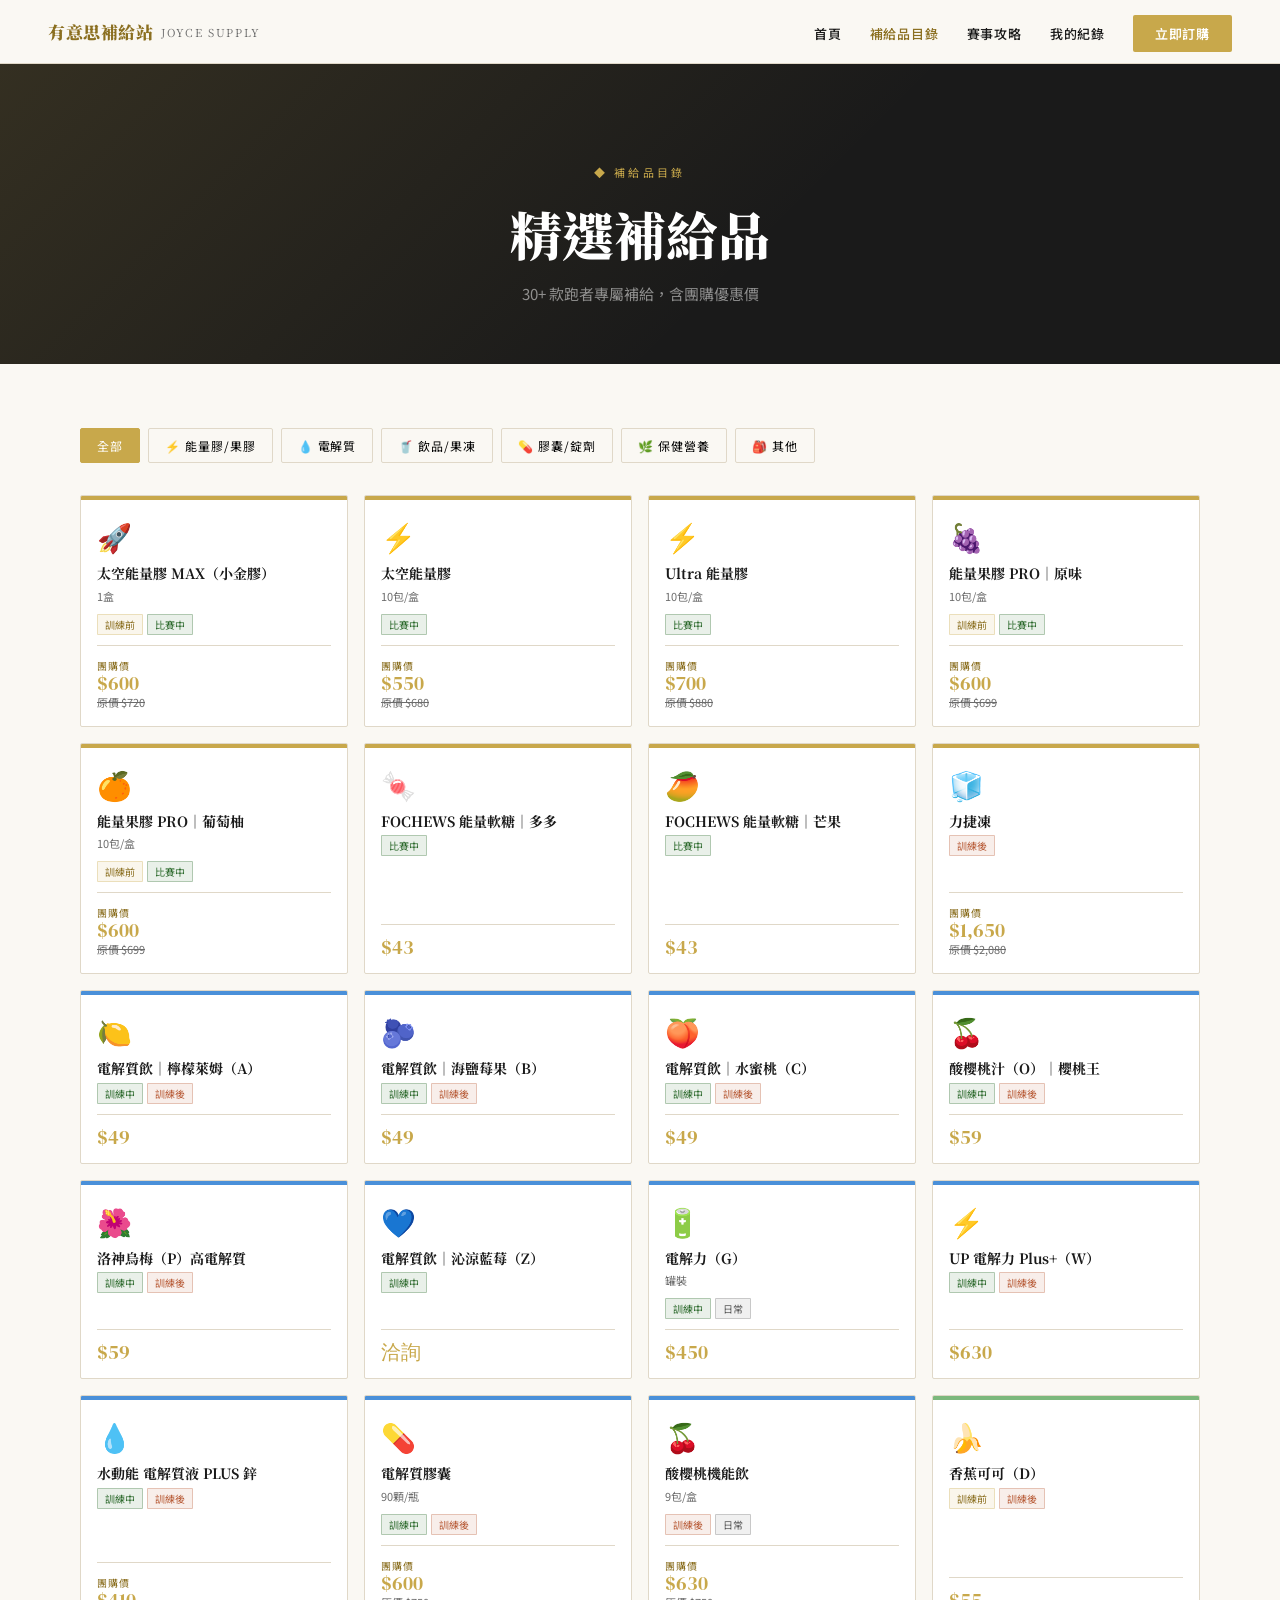
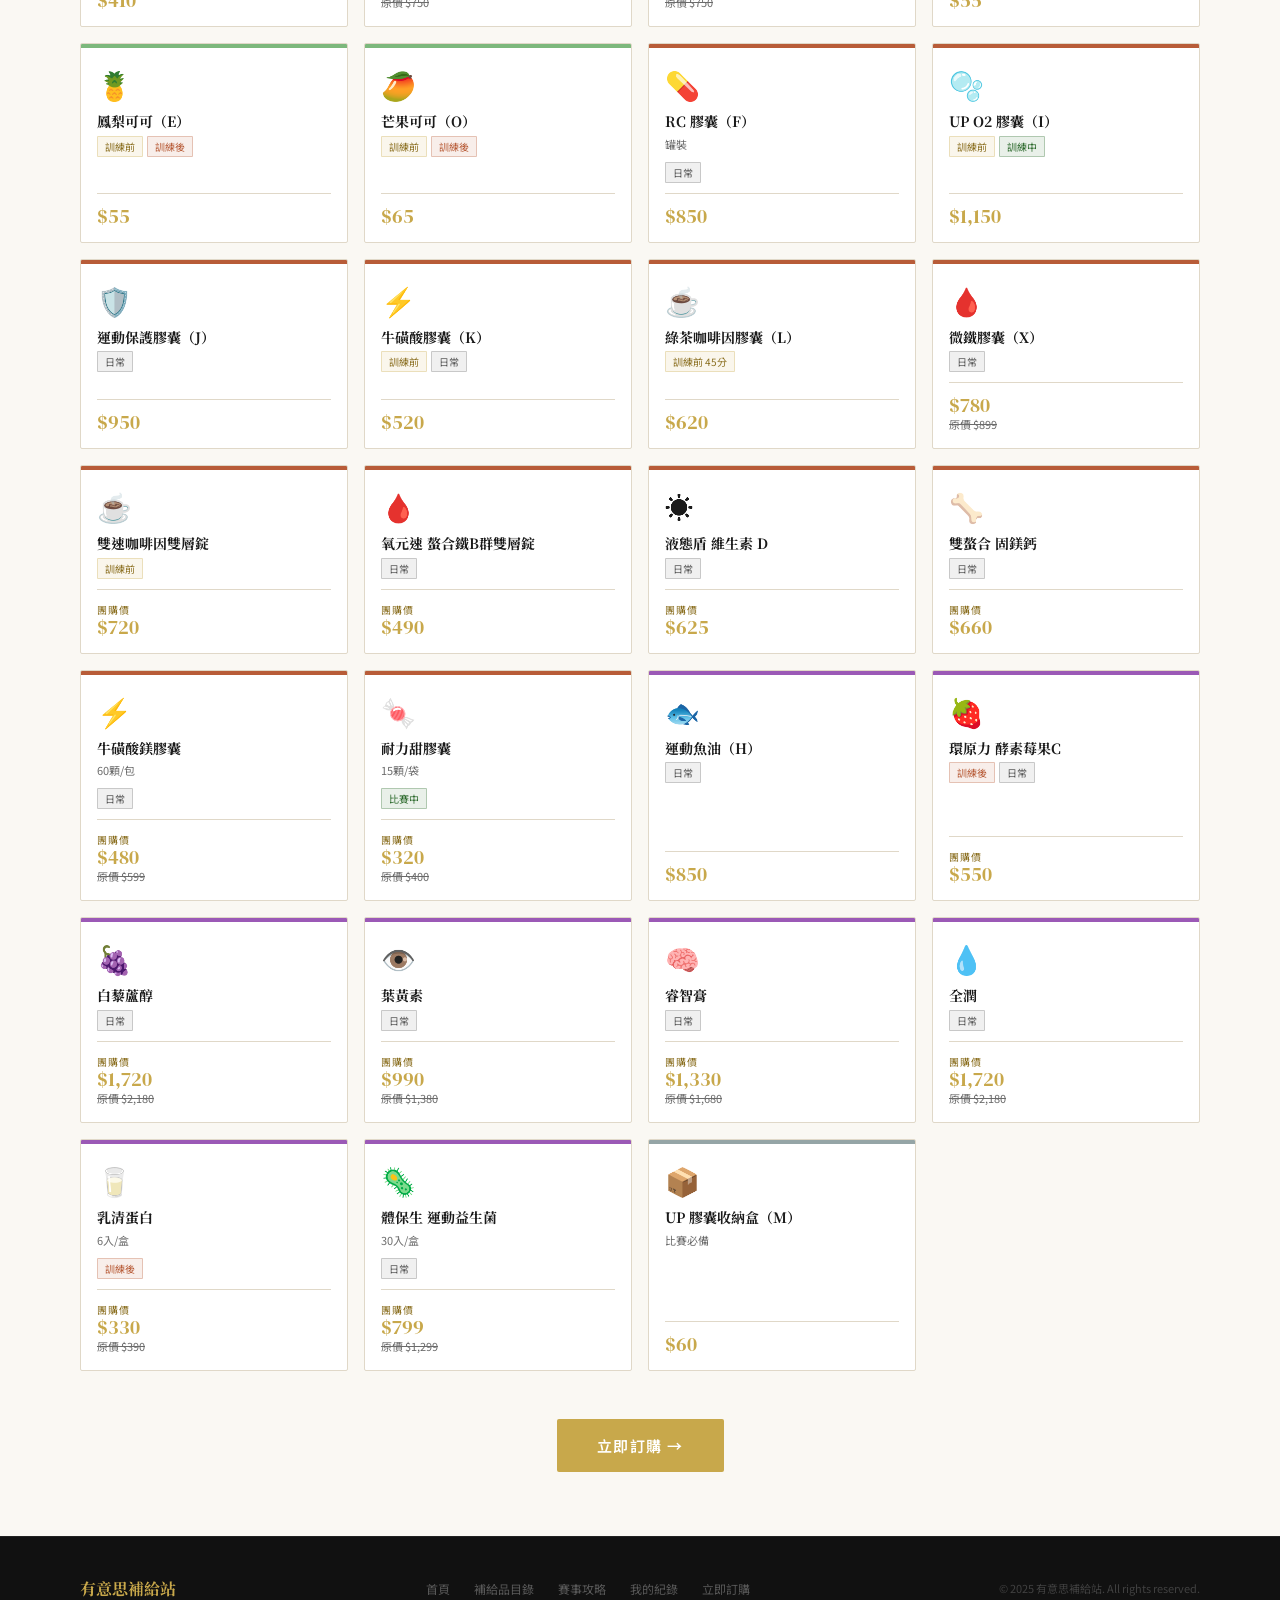
<file: products.html>
<!DOCTYPE html>
<html lang="zh-TW">
<head>
<meta charset="UTF-8">
<meta name="viewport" content="width=device-width, initial-scale=1.0">
<title>補給品目錄 - 有意思補給站</title>
<link rel="stylesheet" href="css/style.css">
<link href="https://fonts.googleapis.com/css2?family=Noto+Serif+TC:wght@400;700;900&family=Noto+Sans+TC:wght@300;400;500;700&family=DM+Serif+Display&display=swap" rel="stylesheet">
<style>
.product-grid{display:grid;grid-template-columns:repeat(4,1fr);gap:16px;}
.product-card{background:#fff;border:1px solid var(--border);display:flex;flex-direction:column;transition:transform .25s,box-shadow .25s;overflow:hidden;}
.product-card:hover{transform:translateY(-4px);box-shadow:0 12px 28px rgba(0,0,0,0.08);}
.pc-bar{height:4px;}
.cat-energy .pc-bar{background:#c8a84b;}
.cat-electrolyte .pc-bar{background:#4a90d9;}
.cat-drink .pc-bar{background:#7cb87c;}
.cat-capsule .pc-bar{background:#b85c38;}
.cat-health .pc-bar{background:#9b59b6;}
.cat-other .pc-bar{background:#95a5a6;}
.pc-body{padding:16px;flex:1;display:flex;flex-direction:column;}
.pc-icon{font-size:28px;margin-bottom:8px;}
.pc-name{font-family:'Noto Serif TC',serif;font-size:14px;font-weight:700;line-height:1.4;margin-bottom:4px;}
.pc-desc{font-size:11px;color:var(--muted);margin-bottom:10px;}
.timing-tags{display:flex;flex-wrap:wrap;gap:4px;margin-bottom:10px;}
.tt{font-size:10px;padding:2px 7px;border-radius:1px;border:1px solid;}
.tt-b{background:rgba(200,168,75,0.1);color:#8b6f20;border-color:rgba(200,168,75,0.3);}
.tt-d{background:rgba(45,106,45,0.1);color:#2d6a2d;border-color:rgba(45,106,45,0.3);}
.tt-a{background:rgba(184,92,56,0.1);color:#b85c38;border-color:rgba(184,92,56,0.3);}
.tt-x{background:rgba(107,107,107,0.1);color:#555;border-color:rgba(107,107,107,0.3);}
.pc-price-wrap{margin-top:auto;padding-top:12px;border-top:1px solid var(--border);}
.pc-price-label{font-size:10px;letter-spacing:0.1em;color:var(--gold-dark);}
.pc-price{font-family:'DM Serif Display',serif;font-size:20px;color:var(--gold);line-height:1;}
.pc-orig{font-size:11px;color:var(--muted);text-decoration:line-through;margin-top:1px;}
.filter-bar{display:flex;gap:8px;flex-wrap:wrap;margin-bottom:32px;}
.fb{padding:8px 16px;font-size:12px;letter-spacing:0.08em;border:1.5px solid var(--border);background:none;cursor:pointer;transition:all .2s;font-family:'Noto Sans TC',sans-serif;border-radius:2px;}
.fb.active{background:var(--gold);color:#fff;border-color:var(--gold);}
.fb:hover:not(.active){border-color:var(--gold);color:var(--gold-dark);}
@media(max-width:900px){.product-grid{grid-template-columns:1fr 1fr;gap:12px;}}
</style>
</head>
<body>
<nav id="navbar">
  <a href="index.html" class="nav-logo">有意思補給站 <span>JOYCE SUPPLY</span></a>
  <button class="hamburger" id="hamburger">&#9776;</button>
  <ul class="nav-links" id="nav-links">
    <li><a href="index.html">首頁</a></li>
    <li><a href="products.html" class="active">補給品目錄</a></li>
    <li><a href="strategy.html">賽事攻略</a></li>
    <li><a href="mylog.html">我的紀錄</a></li>
    <li><a href="order.html" class="nav-cta">立即訂購</a></li>
  </ul>
</nav>

<div class="page-header">
  <div class="tag">◆ 補給品目錄</div>
  <h1>精選補給品</h1>
  <p>30+ 款跑者專屬補給，含團購優惠價</p>
</div>

<section>
  <div class="filter-bar">
    <button class="fb active" onclick="filterCat('all',this)">全部</button>
    <button class="fb" onclick="filterCat('energy',this)">⚡ 能量膠/果膠</button>
    <button class="fb" onclick="filterCat('electrolyte',this)">💧 電解質</button>
    <button class="fb" onclick="filterCat('drink',this)">🥤 飲品/果凍</button>
    <button class="fb" onclick="filterCat('capsule',this)">💊 膠囊/錠劑</button>
    <button class="fb" onclick="filterCat('health',this)">🌿 保健營養</button>
    <button class="fb" onclick="filterCat('other',this)">🎒 其他</button>
  </div>

  <div class="product-grid" id="product-grid">
    <!-- 能量膠 -->
    <div class="product-card cat-energy" data-cat="energy"><div class="pc-bar"></div><div class="pc-body"><div class="pc-icon">🚀</div><div class="pc-name">太空能量膠 MAX（小金膠）</div><div class="pc-desc">1盒</div><div class="timing-tags"><span class="tt tt-b">訓練前</span><span class="tt tt-d">比賽中</span></div><div class="pc-price-wrap"><div class="pc-price-label">團購價</div><div class="pc-price">$600</div><div class="pc-orig">原價 $720</div></div></div></div>
    <div class="product-card cat-energy" data-cat="energy"><div class="pc-bar"></div><div class="pc-body"><div class="pc-icon">⚡</div><div class="pc-name">太空能量膠</div><div class="pc-desc">10包/盒</div><div class="timing-tags"><span class="tt tt-d">比賽中</span></div><div class="pc-price-wrap"><div class="pc-price-label">團購價</div><div class="pc-price">$550</div><div class="pc-orig">原價 $680</div></div></div></div>
    <div class="product-card cat-energy" data-cat="energy"><div class="pc-bar"></div><div class="pc-body"><div class="pc-icon">⚡</div><div class="pc-name">Ultra 能量膠</div><div class="pc-desc">10包/盒</div><div class="timing-tags"><span class="tt tt-d">比賽中</span></div><div class="pc-price-wrap"><div class="pc-price-label">團購價</div><div class="pc-price">$700</div><div class="pc-orig">原價 $880</div></div></div></div>
    <div class="product-card cat-energy" data-cat="energy"><div class="pc-bar"></div><div class="pc-body"><div class="pc-icon">🍇</div><div class="pc-name">能量果膠 PRO｜原味</div><div class="pc-desc">10包/盒</div><div class="timing-tags"><span class="tt tt-b">訓練前</span><span class="tt tt-d">比賽中</span></div><div class="pc-price-wrap"><div class="pc-price-label">團購價</div><div class="pc-price">$600</div><div class="pc-orig">原價 $699</div></div></div></div>
    <div class="product-card cat-energy" data-cat="energy"><div class="pc-bar"></div><div class="pc-body"><div class="pc-icon">🍊</div><div class="pc-name">能量果膠 PRO｜葡萄柚</div><div class="pc-desc">10包/盒</div><div class="timing-tags"><span class="tt tt-b">訓練前</span><span class="tt tt-d">比賽中</span></div><div class="pc-price-wrap"><div class="pc-price-label">團購價</div><div class="pc-price">$600</div><div class="pc-orig">原價 $699</div></div></div></div>
    <div class="product-card cat-energy" data-cat="energy"><div class="pc-bar"></div><div class="pc-body"><div class="pc-icon">🍬</div><div class="pc-name">FOCHEWS 能量軟糖｜多多</div><div class="timing-tags"><span class="tt tt-d">比賽中</span></div><div class="pc-price-wrap"><div class="pc-price">$43</div></div></div></div>
    <div class="product-card cat-energy" data-cat="energy"><div class="pc-bar"></div><div class="pc-body"><div class="pc-icon">🥭</div><div class="pc-name">FOCHEWS 能量軟糖｜芒果</div><div class="timing-tags"><span class="tt tt-d">比賽中</span></div><div class="pc-price-wrap"><div class="pc-price">$43</div></div></div></div>
    <div class="product-card cat-energy" data-cat="energy"><div class="pc-bar"></div><div class="pc-body"><div class="pc-icon">🧊</div><div class="pc-name">力捷凍</div><div class="timing-tags"><span class="tt tt-a">訓練後</span></div><div class="pc-price-wrap"><div class="pc-price-label">團購價</div><div class="pc-price">$1,650</div><div class="pc-orig">原價 $2,080</div></div></div></div>
    <!-- 電解質 -->
    <div class="product-card cat-electrolyte" data-cat="electrolyte"><div class="pc-bar"></div><div class="pc-body"><div class="pc-icon">🍋</div><div class="pc-name">電解質飲｜檸檬萊姆（A）</div><div class="timing-tags"><span class="tt tt-d">訓練中</span><span class="tt tt-a">訓練後</span></div><div class="pc-price-wrap"><div class="pc-price">$49</div></div></div></div>
    <div class="product-card cat-electrolyte" data-cat="electrolyte"><div class="pc-bar"></div><div class="pc-body"><div class="pc-icon">🫐</div><div class="pc-name">電解質飲｜海鹽莓果（B）</div><div class="timing-tags"><span class="tt tt-d">訓練中</span><span class="tt tt-a">訓練後</span></div><div class="pc-price-wrap"><div class="pc-price">$49</div></div></div></div>
    <div class="product-card cat-electrolyte" data-cat="electrolyte"><div class="pc-bar"></div><div class="pc-body"><div class="pc-icon">🍑</div><div class="pc-name">電解質飲｜水蜜桃（C）</div><div class="timing-tags"><span class="tt tt-d">訓練中</span><span class="tt tt-a">訓練後</span></div><div class="pc-price-wrap"><div class="pc-price">$49</div></div></div></div>
    <div class="product-card cat-electrolyte" data-cat="electrolyte"><div class="pc-bar"></div><div class="pc-body"><div class="pc-icon">🍒</div><div class="pc-name">酸櫻桃汁（O）｜櫻桃王</div><div class="timing-tags"><span class="tt tt-d">訓練中</span><span class="tt tt-a">訓練後</span></div><div class="pc-price-wrap"><div class="pc-price">$59</div></div></div></div>
    <div class="product-card cat-electrolyte" data-cat="electrolyte"><div class="pc-bar"></div><div class="pc-body"><div class="pc-icon">🌺</div><div class="pc-name">洛神烏梅（P）高電解質</div><div class="timing-tags"><span class="tt tt-d">訓練中</span><span class="tt tt-a">訓練後</span></div><div class="pc-price-wrap"><div class="pc-price">$59</div></div></div></div>
    <div class="product-card cat-electrolyte" data-cat="electrolyte"><div class="pc-bar"></div><div class="pc-body"><div class="pc-icon">💙</div><div class="pc-name">電解質飲｜沁涼藍莓（Z）</div><div class="timing-tags"><span class="tt tt-d">訓練中</span></div><div class="pc-price-wrap"><div class="pc-price">洽詢</div></div></div></div>
    <div class="product-card cat-electrolyte" data-cat="electrolyte"><div class="pc-bar"></div><div class="pc-body"><div class="pc-icon">🔋</div><div class="pc-name">電解力（G）</div><div class="pc-desc">罐裝</div><div class="timing-tags"><span class="tt tt-d">訓練中</span><span class="tt tt-x">日常</span></div><div class="pc-price-wrap"><div class="pc-price">$450</div></div></div></div>
    <div class="product-card cat-electrolyte" data-cat="electrolyte"><div class="pc-bar"></div><div class="pc-body"><div class="pc-icon">⚡</div><div class="pc-name">UP 電解力 Plus+（W）</div><div class="timing-tags"><span class="tt tt-d">訓練中</span><span class="tt tt-a">訓練後</span></div><div class="pc-price-wrap"><div class="pc-price">$630</div></div></div></div>
    <div class="product-card cat-electrolyte" data-cat="electrolyte"><div class="pc-bar"></div><div class="pc-body"><div class="pc-icon">💧</div><div class="pc-name">水動能 電解質液 PLUS 鋅</div><div class="timing-tags"><span class="tt tt-d">訓練中</span><span class="tt tt-a">訓練後</span></div><div class="pc-price-wrap"><div class="pc-price-label">團購價</div><div class="pc-price">$410</div></div></div></div>
    <div class="product-card cat-electrolyte" data-cat="electrolyte"><div class="pc-bar"></div><div class="pc-body"><div class="pc-icon">💊</div><div class="pc-name">電解質膠囊</div><div class="pc-desc">90顆/瓶</div><div class="timing-tags"><span class="tt tt-d">訓練中</span><span class="tt tt-a">訓練後</span></div><div class="pc-price-wrap"><div class="pc-price-label">團購價</div><div class="pc-price">$600</div><div class="pc-orig">原價 $750</div></div></div></div>
    <div class="product-card cat-electrolyte" data-cat="electrolyte"><div class="pc-bar"></div><div class="pc-body"><div class="pc-icon">🍒</div><div class="pc-name">酸櫻桃機能飲</div><div class="pc-desc">9包/盒</div><div class="timing-tags"><span class="tt tt-a">訓練後</span><span class="tt tt-x">日常</span></div><div class="pc-price-wrap"><div class="pc-price-label">團購價</div><div class="pc-price">$630</div><div class="pc-orig">原價 $750</div></div></div></div>
    <!-- 飲品 -->
    <div class="product-card cat-drink" data-cat="drink"><div class="pc-bar"></div><div class="pc-body"><div class="pc-icon">🍌</div><div class="pc-name">香蕉可可（D）</div><div class="timing-tags"><span class="tt tt-b">訓練前</span><span class="tt tt-a">訓練後</span></div><div class="pc-price-wrap"><div class="pc-price">$55</div></div></div></div>
    <div class="product-card cat-drink" data-cat="drink"><div class="pc-bar"></div><div class="pc-body"><div class="pc-icon">🍍</div><div class="pc-name">鳳梨可可（E）</div><div class="timing-tags"><span class="tt tt-b">訓練前</span><span class="tt tt-a">訓練後</span></div><div class="pc-price-wrap"><div class="pc-price">$55</div></div></div></div>
    <div class="product-card cat-drink" data-cat="drink"><div class="pc-bar"></div><div class="pc-body"><div class="pc-icon">🥭</div><div class="pc-name">芒果可可（O）</div><div class="timing-tags"><span class="tt tt-b">訓練前</span><span class="tt tt-a">訓練後</span></div><div class="pc-price-wrap"><div class="pc-price">$65</div></div></div></div>
    <!-- 膠囊 -->
    <div class="product-card cat-capsule" data-cat="capsule"><div class="pc-bar"></div><div class="pc-body"><div class="pc-icon">💊</div><div class="pc-name">RC 膠囊（F）</div><div class="pc-desc">罐裝</div><div class="timing-tags"><span class="tt tt-x">日常</span></div><div class="pc-price-wrap"><div class="pc-price">$850</div></div></div></div>
    <div class="product-card cat-capsule" data-cat="capsule"><div class="pc-bar"></div><div class="pc-body"><div class="pc-icon">🫧</div><div class="pc-name">UP O2 膠囊（I）</div><div class="timing-tags"><span class="tt tt-b">訓練前</span><span class="tt tt-d">訓練中</span></div><div class="pc-price-wrap"><div class="pc-price">$1,150</div></div></div></div>
    <div class="product-card cat-capsule" data-cat="capsule"><div class="pc-bar"></div><div class="pc-body"><div class="pc-icon">🛡️</div><div class="pc-name">運動保護膠囊（J）</div><div class="timing-tags"><span class="tt tt-x">日常</span></div><div class="pc-price-wrap"><div class="pc-price">$950</div></div></div></div>
    <div class="product-card cat-capsule" data-cat="capsule"><div class="pc-bar"></div><div class="pc-body"><div class="pc-icon">⚡</div><div class="pc-name">牛磺酸膠囊（K）</div><div class="timing-tags"><span class="tt tt-b">訓練前</span><span class="tt tt-x">日常</span></div><div class="pc-price-wrap"><div class="pc-price">$520</div></div></div></div>
    <div class="product-card cat-capsule" data-cat="capsule"><div class="pc-bar"></div><div class="pc-body"><div class="pc-icon">☕</div><div class="pc-name">綠茶咖啡因膠囊（L）</div><div class="timing-tags"><span class="tt tt-b">訓練前 45分</span></div><div class="pc-price-wrap"><div class="pc-price">$620</div></div></div></div>
    <div class="product-card cat-capsule" data-cat="capsule"><div class="pc-bar"></div><div class="pc-body"><div class="pc-icon">🩸</div><div class="pc-name">微鐵膠囊（X）</div><div class="timing-tags"><span class="tt tt-x">日常</span></div><div class="pc-price-wrap"><div class="pc-price">$780</div><div class="pc-orig">原價 $899</div></div></div></div>
    <div class="product-card cat-capsule" data-cat="capsule"><div class="pc-bar"></div><div class="pc-body"><div class="pc-icon">☕</div><div class="pc-name">雙速咖啡因雙層錠</div><div class="timing-tags"><span class="tt tt-b">訓練前</span></div><div class="pc-price-wrap"><div class="pc-price-label">團購價</div><div class="pc-price">$720</div></div></div></div>
    <div class="product-card cat-capsule" data-cat="capsule"><div class="pc-bar"></div><div class="pc-body"><div class="pc-icon">🩸</div><div class="pc-name">氧元速 螯合鐵B群雙層錠</div><div class="timing-tags"><span class="tt tt-x">日常</span></div><div class="pc-price-wrap"><div class="pc-price-label">團購價</div><div class="pc-price">$490</div></div></div></div>
    <div class="product-card cat-capsule" data-cat="capsule"><div class="pc-bar"></div><div class="pc-body"><div class="pc-icon">☀️</div><div class="pc-name">液態盾 維生素 D</div><div class="timing-tags"><span class="tt tt-x">日常</span></div><div class="pc-price-wrap"><div class="pc-price-label">團購價</div><div class="pc-price">$625</div></div></div></div>
    <div class="product-card cat-capsule" data-cat="capsule"><div class="pc-bar"></div><div class="pc-body"><div class="pc-icon">🦴</div><div class="pc-name">雙螯合 固鎂鈣</div><div class="timing-tags"><span class="tt tt-x">日常</span></div><div class="pc-price-wrap"><div class="pc-price-label">團購價</div><div class="pc-price">$660</div></div></div></div>
    <div class="product-card cat-capsule" data-cat="capsule"><div class="pc-bar"></div><div class="pc-body"><div class="pc-icon">⚡</div><div class="pc-name">牛磺酸鎂膠囊</div><div class="pc-desc">60顆/包</div><div class="timing-tags"><span class="tt tt-x">日常</span></div><div class="pc-price-wrap"><div class="pc-price-label">團購價</div><div class="pc-price">$480</div><div class="pc-orig">原價 $599</div></div></div></div>
    <div class="product-card cat-capsule" data-cat="capsule"><div class="pc-bar"></div><div class="pc-body"><div class="pc-icon">🍬</div><div class="pc-name">耐力甜膠囊</div><div class="pc-desc">15顆/袋</div><div class="timing-tags"><span class="tt tt-d">比賽中</span></div><div class="pc-price-wrap"><div class="pc-price-label">團購價</div><div class="pc-price">$320</div><div class="pc-orig">原價 $400</div></div></div></div>
    <!-- 保健 -->
    <div class="product-card cat-health" data-cat="health"><div class="pc-bar"></div><div class="pc-body"><div class="pc-icon">🐟</div><div class="pc-name">運動魚油（H）</div><div class="timing-tags"><span class="tt tt-x">日常</span></div><div class="pc-price-wrap"><div class="pc-price">$850</div></div></div></div>
    <div class="product-card cat-health" data-cat="health"><div class="pc-bar"></div><div class="pc-body"><div class="pc-icon">🍓</div><div class="pc-name">環原力 酵素莓果C</div><div class="timing-tags"><span class="tt tt-a">訓練後</span><span class="tt tt-x">日常</span></div><div class="pc-price-wrap"><div class="pc-price-label">團購價</div><div class="pc-price">$550</div></div></div></div>
    <div class="product-card cat-health" data-cat="health"><div class="pc-bar"></div><div class="pc-body"><div class="pc-icon">🍇</div><div class="pc-name">白藜蘆醇</div><div class="timing-tags"><span class="tt tt-x">日常</span></div><div class="pc-price-wrap"><div class="pc-price-label">團購價</div><div class="pc-price">$1,720</div><div class="pc-orig">原價 $2,180</div></div></div></div>
    <div class="product-card cat-health" data-cat="health"><div class="pc-bar"></div><div class="pc-body"><div class="pc-icon">👁️</div><div class="pc-name">葉黃素</div><div class="timing-tags"><span class="tt tt-x">日常</span></div><div class="pc-price-wrap"><div class="pc-price-label">團購價</div><div class="pc-price">$990</div><div class="pc-orig">原價 $1,380</div></div></div></div>
    <div class="product-card cat-health" data-cat="health"><div class="pc-bar"></div><div class="pc-body"><div class="pc-icon">🧠</div><div class="pc-name">睿智膏</div><div class="timing-tags"><span class="tt tt-x">日常</span></div><div class="pc-price-wrap"><div class="pc-price-label">團購價</div><div class="pc-price">$1,330</div><div class="pc-orig">原價 $1,680</div></div></div></div>
    <div class="product-card cat-health" data-cat="health"><div class="pc-bar"></div><div class="pc-body"><div class="pc-icon">💧</div><div class="pc-name">全潤</div><div class="timing-tags"><span class="tt tt-x">日常</span></div><div class="pc-price-wrap"><div class="pc-price-label">團購價</div><div class="pc-price">$1,720</div><div class="pc-orig">原價 $2,180</div></div></div></div>
    <div class="product-card cat-health" data-cat="health"><div class="pc-bar"></div><div class="pc-body"><div class="pc-icon">🥛</div><div class="pc-name">乳清蛋白</div><div class="pc-desc">6入/盒</div><div class="timing-tags"><span class="tt tt-a">訓練後</span></div><div class="pc-price-wrap"><div class="pc-price-label">團購價</div><div class="pc-price">$330</div><div class="pc-orig">原價 $390</div></div></div></div>
    <div class="product-card cat-health" data-cat="health"><div class="pc-bar"></div><div class="pc-body"><div class="pc-icon">🦠</div><div class="pc-name">體保生 運動益生菌</div><div class="pc-desc">30入/盒</div><div class="timing-tags"><span class="tt tt-x">日常</span></div><div class="pc-price-wrap"><div class="pc-price-label">團購價</div><div class="pc-price">$799</div><div class="pc-orig">原價 $1,299</div></div></div></div>
    <!-- 其他 -->
    <div class="product-card cat-other" data-cat="other"><div class="pc-bar"></div><div class="pc-body"><div class="pc-icon">📦</div><div class="pc-name">UP 膠囊收納盒（M）</div><div class="pc-desc">比賽必備</div><div class="pc-price-wrap"><div class="pc-price">$60</div></div></div></div>
  </div>

  <div style="text-align:center;margin-top:48px;">
    <a href="order.html" class="btn btn-gold btn-lg">立即訂購 →</a>
  </div>
</section>

<footer>
  <div class="footer-inner">
    <div class="footer-brand">有意思補給站</div>
    <div class="footer-links">
      <a href="index.html">首頁</a>
      <a href="products.html">補給品目錄</a>
      <a href="strategy.html">賽事攻略</a>
      <a href="mylog.html">我的紀錄</a>
      <a href="order.html">立即訂購</a>
    </div>
    <div class="footer-copy">© 2025 有意思補給站. All rights reserved.</div>
  </div>
</footer>
<script src="js/main.js"></script>
<script>
function filterCat(cat, btn) {
  document.querySelectorAll('.fb').forEach(b => b.classList.remove('active'));
  btn.classList.add('active');
  document.querySelectorAll('.product-card').forEach(card => {
    card.style.display = (cat === 'all' || card.dataset.cat === cat) ? '' : 'none';
  });
}
</script>
</body>
</html>
</file>
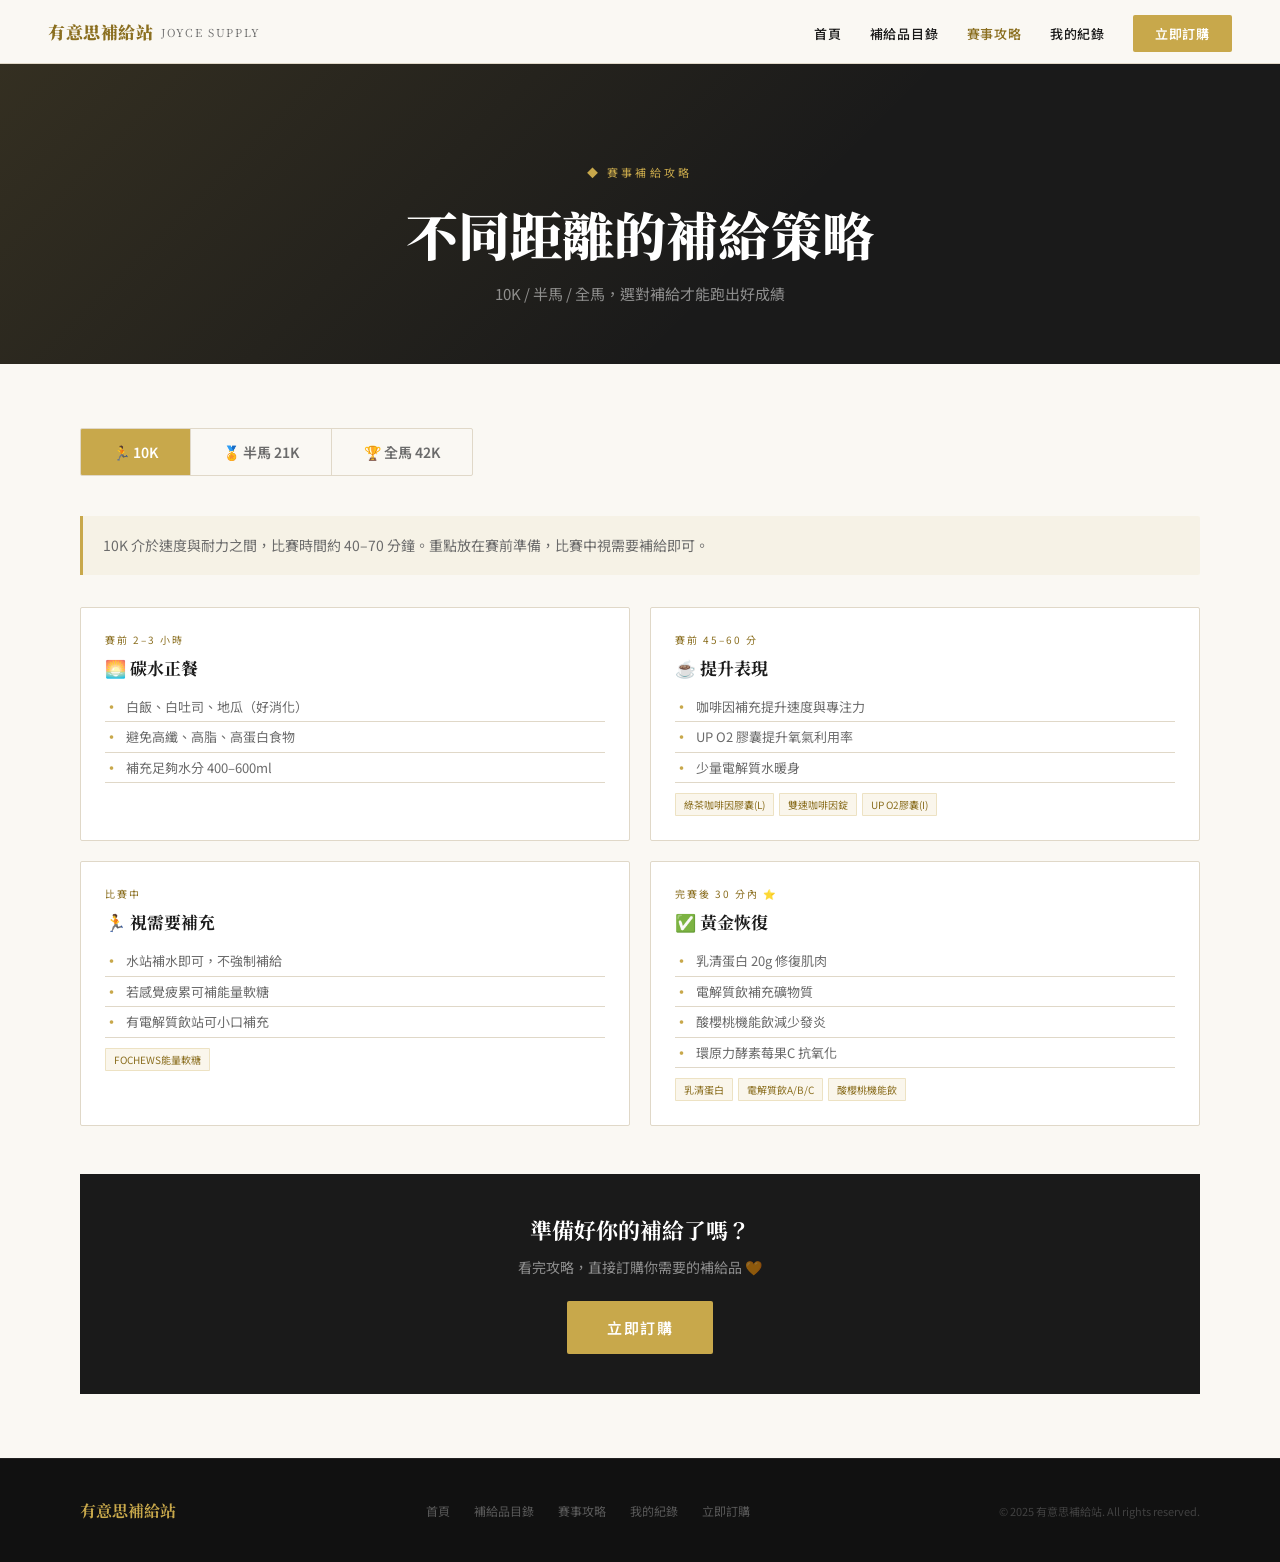
<file: strategy.html>
<!DOCTYPE html>
<html lang="zh-TW">
<head>
<meta charset="UTF-8">
<meta name="viewport" content="width=device-width, initial-scale=1.0">
<title>賽事補給攻略 - 有意思補給站</title>
<link rel="stylesheet" href="css/style.css">
<link href="https://fonts.googleapis.com/css2?family=Noto+Serif+TC:wght@400;700;900&family=Noto+Sans+TC:wght@300;400;500;700&family=DM+Serif+Display&display=swap" rel="stylesheet">
<style>
.race-tabs{display:flex;gap:0;margin-bottom:40px;border:1.5px solid var(--border);width:fit-content;overflow:hidden;flex-wrap:wrap;}
.rt{padding:13px 32px;font-size:14px;font-weight:600;border:none;background:none;cursor:pointer;font-family:'Noto Sans TC',sans-serif;color:var(--muted);transition:all .2s;border-right:1px solid var(--border);}
.rt:last-child{border-right:none;}
.rt.active{background:var(--gold);color:#fff;}
.race-plan{display:none;}
.race-plan.active{display:block;}
.rp-intro{background:rgba(200,168,75,0.08);border-left:3px solid var(--gold);padding:16px 20px;font-size:14px;color:var(--muted);line-height:1.9;margin-bottom:32px;}
.stages{display:grid;grid-template-columns:1fr 1fr;gap:20px;}
.stage-card{background:#fff;border:1px solid var(--border);padding:24px;}
.stage-time{font-size:10px;letter-spacing:0.2em;color:var(--gold-dark);text-transform:uppercase;margin-bottom:8px;}
.stage-title{font-family:'Noto Serif TC',serif;font-size:17px;font-weight:700;margin-bottom:12px;}
.stage-items{list-style:none;}
.stage-items li{font-size:13px;color:var(--muted);padding:5px 0;border-bottom:1px solid var(--border);display:flex;gap:8px;line-height:1.5;}
.stage-items li::before{content:'·';color:var(--gold);font-weight:900;flex-shrink:0;}
.prod-tags{display:flex;flex-wrap:wrap;gap:5px;margin-top:10px;}
.prod-tag{font-size:10px;padding:3px 8px;background:rgba(200,168,75,0.1);color:var(--gold-dark);border:1px solid rgba(200,168,75,0.25);}
@media(max-width:900px){
  .stages{grid-template-columns:1fr;}
  .race-tabs{width:100%;}
  .rt{padding:12px 16px;font-size:13px;flex:1;text-align:center;}
}
</style>
</head>
<body>
<nav id="navbar">
  <a href="index.html" class="nav-logo">有意思補給站 <span>JOYCE SUPPLY</span></a>
  <button class="hamburger" id="hamburger">&#9776;</button>
  <ul class="nav-links" id="nav-links">
    <li><a href="index.html">首頁</a></li>
    <li><a href="products.html">補給品目錄</a></li>
    <li><a href="strategy.html" class="active">賽事攻略</a></li>
    <li><a href="mylog.html">我的紀錄</a></li>
    <li><a href="order.html" class="nav-cta">立即訂購</a></li>
  </ul>
</nav>

<div class="page-header">
  <div class="tag">◆ 賽事補給攻略</div>
  <h1>不同距離的補給策略</h1>
  <p>10K / 半馬 / 全馬，選對補給才能跑出好成績</p>
</div>

<section>
  <div class="race-tabs">
    <button class="rt active" onclick="switchRace('10k',this)">🏃 10K</button>
    <button class="rt" onclick="switchRace('half',this)">🏅 半馬 21K</button>
    <button class="rt" onclick="switchRace('full',this)">🏆 全馬 42K</button>
  </div>

  <!-- 10K -->
  <div id="race-10k" class="race-plan active">
    <div class="rp-intro">10K 介於速度與耐力之間，比賽時間約 40–70 分鐘。重點放在賽前準備，比賽中視需要補給即可。</div>
    <div class="stages">
      <div class="stage-card">
        <div class="stage-time">賽前 2–3 小時</div>
        <div class="stage-title">🌅 碳水正餐</div>
        <ul class="stage-items">
          <li>白飯、白吐司、地瓜（好消化）</li>
          <li>避免高纖、高脂、高蛋白食物</li>
          <li>補充足夠水分 400–600ml</li>
        </ul>
      </div>
      <div class="stage-card">
        <div class="stage-time">賽前 45–60 分</div>
        <div class="stage-title">☕ 提升表現</div>
        <ul class="stage-items">
          <li>咖啡因補充提升速度與專注力</li>
          <li>UP O2 膠囊提升氧氣利用率</li>
          <li>少量電解質水暖身</li>
        </ul>
        <div class="prod-tags">
          <span class="prod-tag">綠茶咖啡因膠囊(L)</span>
          <span class="prod-tag">雙速咖啡因錠</span>
          <span class="prod-tag">UP O2膠囊(I)</span>
        </div>
      </div>
      <div class="stage-card">
        <div class="stage-time">比賽中</div>
        <div class="stage-title">🏃 視需要補充</div>
        <ul class="stage-items">
          <li>水站補水即可，不強制補給</li>
          <li>若感覺疲累可補能量軟糖</li>
          <li>有電解質飲站可小口補充</li>
        </ul>
        <div class="prod-tags">
          <span class="prod-tag">FOCHEWS能量軟糖</span>
        </div>
      </div>
      <div class="stage-card">
        <div class="stage-time">完賽後 30 分內 ⭐</div>
        <div class="stage-title">✅ 黃金恢復</div>
        <ul class="stage-items">
          <li>乳清蛋白 20g 修復肌肉</li>
          <li>電解質飲補充礦物質</li>
          <li>酸櫻桃機能飲減少發炎</li>
          <li>環原力酵素莓果C 抗氧化</li>
        </ul>
        <div class="prod-tags">
          <span class="prod-tag">乳清蛋白</span>
          <span class="prod-tag">電解質飲A/B/C</span>
          <span class="prod-tag">酸櫻桃機能飲</span>
        </div>
      </div>
    </div>
  </div>

  <!-- 半馬 -->
  <div id="race-half" class="race-plan">
    <div class="rp-intro">半馬（21K）預計 90–150 分鐘，需要完整補給計劃！建議每 45–60 分鐘補充能量，並全程維持電解質。</div>
    <div class="stages">
      <div class="stage-card">
        <div class="stage-time">賽前一天晚上</div>
        <div class="stage-title">🌙 碳水儲備</div>
        <ul class="stage-items">
          <li>晚餐多吃碳水（碳水裝載）</li>
          <li>睡前補充牛磺酸鎂膠囊預防抽筋</li>
          <li>充足睡眠，避免熬夜</li>
        </ul>
        <div class="prod-tags"><span class="prod-tag">牛磺酸鎂膠囊</span></div>
      </div>
      <div class="stage-card">
        <div class="stage-time">賽前 2–3 小時</div>
        <div class="stage-title">🌅 賽前正餐</div>
        <ul class="stage-items">
          <li>白飯或麵包（150–200g 碳水）</li>
          <li>少量蛋白質（蛋、豆腐）</li>
          <li>電解質水 500ml</li>
        </ul>
        <div class="prod-tags"><span class="prod-tag">電解質飲A/B/C</span></div>
      </div>
      <div class="stage-card">
        <div class="stage-time">賽前 45–60 分</div>
        <div class="stage-title">☕ 啟動補給</div>
        <ul class="stage-items">
          <li>咖啡因膠囊提升表現</li>
          <li>UP O2 膠囊提升氧氣利用</li>
          <li>能量膠 1 包（視習慣）</li>
        </ul>
        <div class="prod-tags">
          <span class="prod-tag">綠茶咖啡因膠囊</span>
          <span class="prod-tag">UP O2膠囊</span>
          <span class="prod-tag">太空能量膠</span>
        </div>
      </div>
      <div class="stage-card">
        <div class="stage-time">比賽中 第 45–60 分</div>
        <div class="stage-title">⚡ 第一次補給</div>
        <ul class="stage-items">
          <li>能量膠 1 包 + 水 150–200ml</li>
          <li>電解質膠囊 1 顆</li>
          <li>搭配水站水服用</li>
        </ul>
        <div class="prod-tags">
          <span class="prod-tag">太空能量膠MAX</span>
          <span class="prod-tag">Ultra能量膠</span>
          <span class="prod-tag">電解質膠囊</span>
        </div>
      </div>
      <div class="stage-card">
        <div class="stage-time">比賽中 第 90 分（視需要）</div>
        <div class="stage-title">⚡ 第二次補給</div>
        <ul class="stage-items">
          <li>能量軟糖或能量膠</li>
          <li>持續補充電解質水</li>
          <li>注意身體感受</li>
        </ul>
        <div class="prod-tags">
          <span class="prod-tag">FOCHEWS能量軟糖</span>
          <span class="prod-tag">洛神烏梅(P)</span>
        </div>
      </div>
      <div class="stage-card">
        <div class="stage-time">完賽後 30 分內 ⭐</div>
        <div class="stage-title">✅ 黃金恢復</div>
        <ul class="stage-items">
          <li>乳清蛋白 25–30g</li>
          <li>電解質飲大量補充</li>
          <li>酸櫻桃機能飲消炎恢復</li>
          <li>環原力酵素莓果C</li>
        </ul>
        <div class="prod-tags">
          <span class="prod-tag">乳清蛋白</span>
          <span class="prod-tag">酸櫻桃機能飲</span>
          <span class="prod-tag">環原力酵素莓果C</span>
        </div>
      </div>
    </div>
  </div>

  <!-- 全馬 -->
  <div id="race-full" class="race-plan">
    <div class="rp-intro">全馬（42K）補給策略至關重要！3–5 小時的賽程，每 45 分鐘定時補給能量，全程維持電解質，才能避免撞牆！</div>
    <div class="stages">
      <div class="stage-card">
        <div class="stage-time">賽前 2–3 天</div>
        <div class="stage-title">📅 碳水裝載期</div>
        <ul class="stage-items">
          <li>增加碳水攝取至 60–70%</li>
          <li>白飯、義大利麵、地瓜</li>
          <li>減少高纖蔬菜避免腸胃不適</li>
          <li>每天補充電解質</li>
        </ul>
      </div>
      <div class="stage-card">
        <div class="stage-time">賽前 2–3 小時</div>
        <div class="stage-title">🌅 賽前正餐</div>
        <ul class="stage-items">
          <li>白飯/白吐司（200g 碳水）</li>
          <li>電解質水 500–700ml</li>
          <li>牛磺酸鎂膠囊預防抽筋</li>
        </ul>
        <div class="prod-tags"><span class="prod-tag">牛磺酸鎂膠囊</span><span class="prod-tag">電解質飲</span></div>
      </div>
      <div class="stage-card">
        <div class="stage-time">賽前 45–60 分</div>
        <div class="stage-title">☕ 啟動補給</div>
        <ul class="stage-items">
          <li>咖啡因膠囊 + UP O2 膠囊</li>
          <li>能量膠 1 包（提前開始補充）</li>
          <li>電解質水暖身</li>
        </ul>
        <div class="prod-tags">
          <span class="prod-tag">雙速咖啡因錠</span>
          <span class="prod-tag">UP O2膠囊</span>
          <span class="prod-tag">太空能量膠MAX</span>
        </div>
      </div>
      <div class="stage-card">
        <div class="stage-time">比賽中 每 45 分鐘</div>
        <div class="stage-title">⚡ 定時補給（4–6 次）</div>
        <ul class="stage-items">
          <li>能量膠 1 包 + 水 150–200ml</li>
          <li>電解質膠囊每 60 分鐘 1 顆</li>
          <li>交替不同口味避免厭膩</li>
        </ul>
        <div class="prod-tags">
          <span class="prod-tag">太空能量膠MAX</span>
          <span class="prod-tag">Ultra能量膠</span>
          <span class="prod-tag">能量果膠PRO</span>
          <span class="prod-tag">電解質膠囊</span>
        </div>
      </div>
      <div class="stage-card">
        <div class="stage-time">30K 後（撞牆期預防）</div>
        <div class="stage-title">🦵 額外能量衝刺</div>
        <ul class="stage-items">
          <li>耐力甜膠囊維持肌肉持久力</li>
          <li>FOCHEWS 能量軟糖快速補糖</li>
          <li>力捷凍（若有攜帶）</li>
          <li>洛神烏梅高電解質補充</li>
        </ul>
        <div class="prod-tags">
          <span class="prod-tag">耐力甜膠囊</span>
          <span class="prod-tag">FOCHEWS能量軟糖</span>
          <span class="prod-tag">力捷凍</span>
          <span class="prod-tag">洛神烏梅(P)</span>
        </div>
      </div>
      <div class="stage-card">
        <div class="stage-time">完賽後 30 分內 ⭐</div>
        <div class="stage-title">✅ 全面恢復</div>
        <ul class="stage-items">
          <li>乳清蛋白 30–40g</li>
          <li>電解質飲大量補充</li>
          <li>酸櫻桃機能飲消炎</li>
          <li>環原力酵素莓果C 抗氧化</li>
          <li>預約運動按摩加速恢復</li>
        </ul>
        <div class="prod-tags">
          <span class="prod-tag">乳清蛋白</span>
          <span class="prod-tag">酸櫻桃機能飲</span>
          <span class="prod-tag">環原力酵素莓果C</span>
        </div>
      </div>
    </div>
  </div>

  <div style="text-align:center;margin-top:48px;padding:40px;background:var(--dark);">
    <h2 style="font-family:'Noto Serif TC',serif;font-size:22px;color:#fff;margin-bottom:12px;">準備好你的補給了嗎？</h2>
    <p style="color:rgba(255,255,255,0.5);margin-bottom:24px;font-size:14px;">看完攻略，直接訂購你需要的補給品 🧡</p>
    <a href="order.html" class="btn btn-gold btn-lg">立即訂購</a>
  </div>
</section>

<footer>
  <div class="footer-inner">
    <div class="footer-brand">有意思補給站</div>
    <div class="footer-links">
      <a href="index.html">首頁</a>
      <a href="products.html">補給品目錄</a>
      <a href="strategy.html">賽事攻略</a>
      <a href="mylog.html">我的紀錄</a>
      <a href="order.html">立即訂購</a>
    </div>
    <div class="footer-copy">© 2025 有意思補給站. All rights reserved.</div>
  </div>
</footer>
<script src="js/main.js"></script>
<script>
function switchRace(race, btn) {
  document.querySelectorAll('.rt').forEach(t => t.classList.remove('active'));
  btn.classList.add('active');
  document.querySelectorAll('.race-plan').forEach(p => p.classList.remove('active'));
  document.getElementById('race-' + race).classList.add('active');
}
</script>
</body>
</html>
</file>
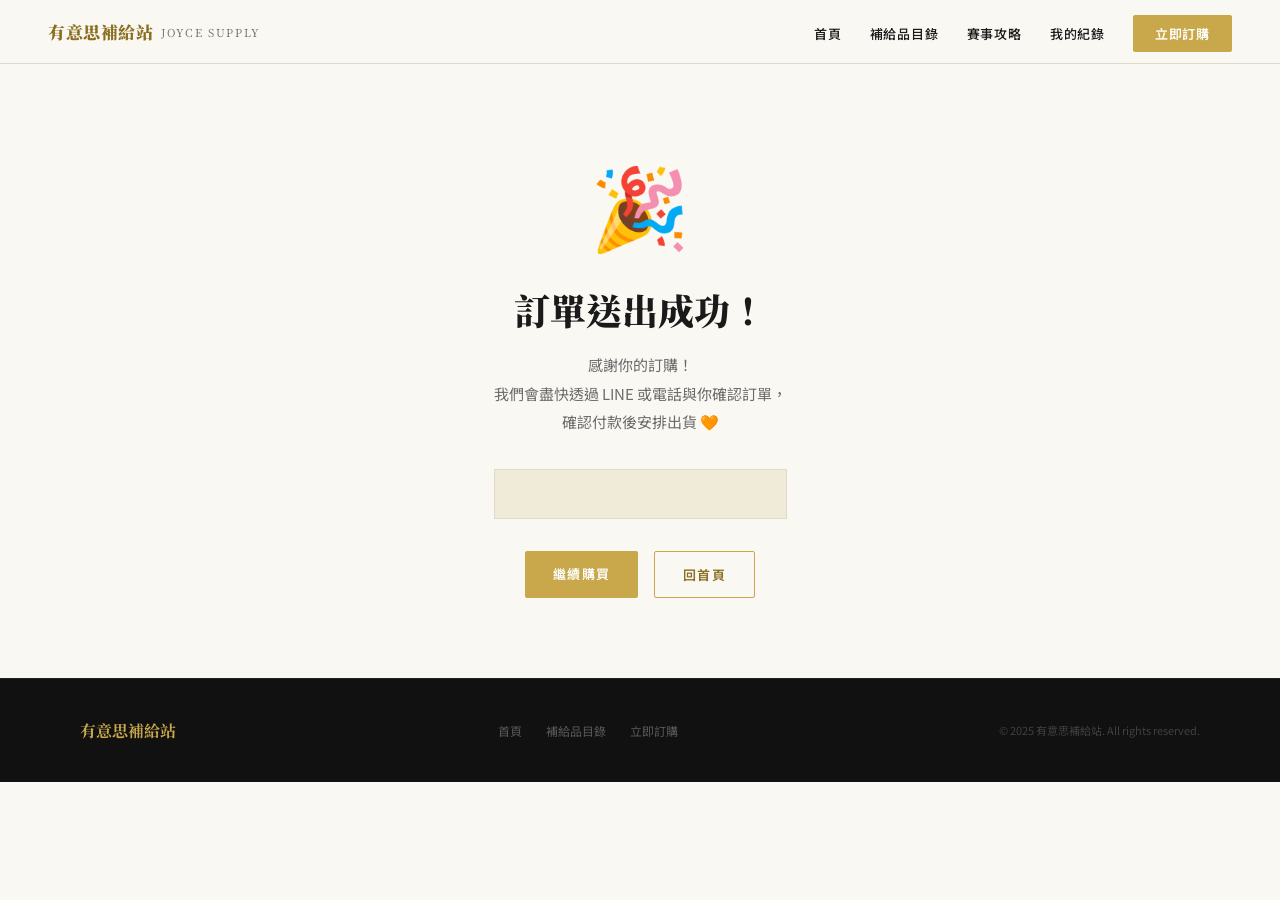
<file: thankyou.html>
<!DOCTYPE html>
<html lang="zh-TW">
<head>
<meta charset="UTF-8">
<meta name="viewport" content="width=device-width, initial-scale=1.0">
<title>訂單完成 - 有意思補給站</title>
<link rel="stylesheet" href="css/style.css">
<link href="https://fonts.googleapis.com/css2?family=Noto+Serif+TC:wght@400;700;900&family=Noto+Sans+TC:wght@300;400;500;700&family=DM+Serif+Display&display=swap" rel="stylesheet">
</head>
<body>
<nav id="navbar">
  <a href="index.html" class="nav-logo">有意思補給站 <span>JOYCE SUPPLY</span></a>
  <button class="hamburger" id="hamburger">&#9776;</button>
  <ul class="nav-links" id="nav-links">
    <li><a href="index.html">首頁</a></li>
    <li><a href="products.html">補給品目錄</a></li>
    <li><a href="strategy.html">賽事攻略</a></li>
    <li><a href="mylog.html">我的紀錄</a></li>
    <li><a href="order.html" class="nav-cta">立即訂購</a></li>
  </ul>
</nav>

<section class="ty-section" style="margin-top:64px;">
  <div class="ty-box">
    <div class="ty-icon">🎉</div>
    <h1 class="ty-title">訂單送出成功！</h1>
    <p class="ty-sub" id="ty-msg">
      感謝你的訂購！<br>
      我們會盡快透過 LINE 或電話與你確認訂單，<br>
      確認付款後安排出貨 🧡
    </p>
    <div style="background:var(--cream);border:1px solid var(--border);padding:24px;margin-bottom:32px;text-align:left;" id="order-recap"></div>
    <div style="display:flex;gap:16px;justify-content:center;flex-wrap:wrap;">
      <a href="order.html" class="btn btn-gold">繼續購買</a>
      <a href="index.html" class="btn btn-outline">回首頁</a>
    </div>
  </div>
</section>

<footer>
  <div class="footer-inner">
    <div class="footer-brand">有意思補給站</div>
    <div class="footer-links">
      <a href="index.html">首頁</a>
      <a href="products.html">補給品目錄</a>
      <a href="order.html">立即訂購</a>
    </div>
    <div class="footer-copy">© 2025 有意思補給站. All rights reserved.</div>
  </div>
</footer>

<script src="js/main.js"></script>
<script>
const order = JSON.parse(localStorage.getItem('last_order') || '{}');
if (order.name) {
  document.getElementById('ty-msg').innerHTML =
    `<strong>${order.name}</strong>，感謝你的訂購！<br>我們會盡快透過 LINE 或電話與你確認訂單，<br>確認付款後安排出貨 🧡`;
  document.getElementById('order-recap').innerHTML =
    `<div style="font-size:12px;letter-spacing:0.1em;color:var(--gold-dark);margin-bottom:12px;">◆ 訂單內容</div>
     <pre style="font-size:13px;color:var(--muted);white-space:pre-wrap;line-height:1.9;">${order.items}</pre>
     <div style="font-family:'DM Serif Display',serif;font-size:24px;color:var(--gold);margin-top:12px;">合計 ${order.total}</div>`;
}
</script>
</body>
</html>
</file>
<file: css/style.css>
:root {
  --gold: #c8a84b;
  --gold-dark: #8b6f20;
  --gold-light: #f0d980;
  --black: #111;
  --dark: #1a1a1a;
  --off-white: #faf8f3;
  --cream: #f0ead8;
  --text: #1a1a1a;
  --muted: #6b6b6b;
  --border: #e0d8c8;
  --green: #2d6a2d;
  --red: #b85c38;
}
* { margin:0; padding:0; box-sizing:border-box; }
html { scroll-behavior:smooth; }
body { font-family:'Noto Sans TC',sans-serif; background:var(--off-white); color:var(--text); overflow-x:hidden; }

/* NAV */
nav { position:fixed; top:0; left:0; right:0; z-index:100; display:flex; align-items:center; justify-content:space-between; padding:0 48px; height:64px; background:rgba(250,248,243,0.97); backdrop-filter:blur(16px); border-bottom:1px solid var(--border); transition:box-shadow .3s; }
nav.scrolled { box-shadow:0 2px 20px rgba(0,0,0,0.06); }
.nav-logo { font-family:'Noto Serif TC',serif; font-size:17px; font-weight:900; color:var(--gold-dark); text-decoration:none; display:flex; align-items:center; gap:8px; letter-spacing:0.03em; }
.nav-logo span { font-size:11px; color:var(--muted); font-weight:400; letter-spacing:0.15em; }
.nav-links { display:flex; align-items:center; gap:28px; list-style:none; }
.nav-links a { font-size:13px; letter-spacing:0.06em; color:var(--text); text-decoration:none; transition:color .2s; font-weight:500; }
.nav-links a:hover, .nav-links a.active { color:var(--gold-dark); }
.nav-cta { background:var(--gold) !important; color:#fff !important; padding:9px 22px; border-radius:2px; font-weight:600 !important; }
.nav-cta:hover { background:var(--gold-dark) !important; }
.hamburger { display:none; background:none; border:none; font-size:24px; cursor:pointer; }

/* BUTTONS */
.btn { display:inline-block; padding:13px 28px; font-size:13px; letter-spacing:0.1em; text-decoration:none; border:none; cursor:pointer; transition:all .3s; font-family:'Noto Sans TC',sans-serif; border-radius:2px; font-weight:600; }
.btn-gold { background:var(--gold); color:#fff; }
.btn-gold:hover { background:var(--gold-dark); transform:translateY(-2px); box-shadow:0 8px 24px rgba(200,168,75,0.3); }
.btn-outline { background:transparent; color:var(--gold-dark); border:1.5px solid var(--gold); }
.btn-outline:hover { background:var(--gold); color:#fff; transform:translateY(-2px); }
.btn-dark { background:var(--dark); color:#fff; }
.btn-dark:hover { background:#333; transform:translateY(-2px); }
.btn-lg { padding:16px 40px; font-size:15px; }

/* PAGE HEADER */
.page-header { padding:100px 80px 60px; background:var(--dark); text-align:center; margin-top:64px; position:relative; overflow:hidden; }
.page-header::before { content:''; position:absolute; top:0; left:0; right:0; bottom:0; background:linear-gradient(135deg, rgba(200,168,75,0.15) 0%, transparent 60%); }
.page-header .tag { font-size:11px; letter-spacing:0.3em; color:var(--gold); text-transform:uppercase; margin-bottom:16px; position:relative; }
.page-header h1 { font-family:'Noto Serif TC',serif; font-size:clamp(28px,5vw,52px); font-weight:900; color:#fff; margin-bottom:12px; position:relative; }
.page-header p { font-size:15px; color:rgba(255,255,255,0.5); position:relative; }

/* SECTION */
section { padding:64px 80px; }
.section-tag { font-size:11px; letter-spacing:0.25em; color:var(--gold-dark); text-transform:uppercase; margin-bottom:12px; display:flex; align-items:center; gap:10px; }
.section-tag::before { content:''; width:24px; height:1px; background:var(--gold); }
.section-title { font-family:'Noto Serif TC',serif; font-size:clamp(24px,3vw,36px); font-weight:900; color:var(--black); margin-bottom:8px; }
.section-sub { font-size:14px; color:var(--muted); margin-bottom:40px; line-height:1.8; }

/* PRODUCT CARDS */
.product-grid { display:grid; grid-template-columns:repeat(4,1fr); gap:16px; }
.product-card { background:#fff; border:1px solid var(--border); display:flex; flex-direction:column; transition:transform .25s, box-shadow .25s; overflow:hidden; border-radius:2px; }
.product-card:hover { transform:translateY(-4px); box-shadow:0 16px 32px rgba(0,0,0,0.08); }
.pc-bar { height:3px; background:linear-gradient(90deg, var(--gold), var(--gold-light)); }
.pc-body { padding:18px; flex:1; display:flex; flex-direction:column; }
.pc-icon { font-size:30px; margin-bottom:10px; }
.pc-name { font-family:'Noto Serif TC',serif; font-size:14px; font-weight:700; line-height:1.4; margin-bottom:4px; }
.pc-desc { font-size:11px; color:var(--muted); margin-bottom:10px; }
.timing-tags { display:flex; flex-wrap:wrap; gap:4px; margin-bottom:10px; }
.tt { font-size:10px; padding:2px 7px; border-radius:1px; border:1px solid; }
.tt-b { background:rgba(200,168,75,0.1); color:#8b6f20; border-color:rgba(200,168,75,0.3); }
.tt-d { background:rgba(45,106,45,0.1); color:#2d6a2d; border-color:rgba(45,106,45,0.3); }
.tt-a { background:rgba(184,92,56,0.1); color:#b85c38; border-color:rgba(184,92,56,0.3); }
.tt-x { background:rgba(107,107,107,0.1); color:#555; border-color:rgba(107,107,107,0.3); }
.pc-price-wrap { margin-top:auto; padding-top:12px; border-top:1px solid var(--border); }
.pc-price-label { font-size:10px; letter-spacing:0.1em; color:var(--gold-dark); }
.pc-price { font-family:'DM Serif Display',serif; font-size:22px; color:var(--gold); line-height:1; }
.pc-orig { font-size:11px; color:var(--muted); text-decoration:line-through; margin-top:1px; }

/* FILTER */
.filter-bar { display:flex; gap:8px; flex-wrap:wrap; margin-bottom:32px; }
.fb { padding:8px 18px; font-size:12px; letter-spacing:0.08em; border:1.5px solid var(--border); background:none; cursor:pointer; transition:all .2s; font-family:'Noto Sans TC',sans-serif; border-radius:2px; }
.fb.active { background:var(--gold); color:#fff; border-color:var(--gold); }
.fb:hover:not(.active) { border-color:var(--gold); color:var(--gold-dark); }

/* ORDER PAGE */
.order-layout { display:grid; grid-template-columns:1fr 400px; gap:40px; align-items:start; }

.order-cat-title { font-family:'Noto Serif TC',serif; font-size:16px; font-weight:700; padding:16px 0 12px; border-bottom:2px solid var(--gold); margin:32px 0 12px; display:flex; align-items:center; gap:10px; color:var(--black); }
.order-cat-title:first-child { margin-top:0; }

.order-item { display:grid; grid-template-columns:24px 32px 1fr auto; align-items:center; gap:14px; padding:14px 16px; background:#fff; border:1.5px solid var(--border); margin-bottom:8px; transition:all .2s; border-radius:2px; cursor:pointer; }
.order-item:hover { border-color:var(--gold); background:rgba(200,168,75,0.02); }
.order-item.selected { border-color:var(--gold); background:rgba(200,168,75,0.05); }
.oi-check { width:18px; height:18px; accent-color:var(--gold); cursor:pointer; }
.oi-icon { font-size:22px; text-align:center; }
.oi-info { }
.oi-name { font-size:14px; font-weight:600; color:var(--black); line-height:1.3; }
.oi-sub { font-size:11px; color:var(--muted); margin-top:2px; }
.oi-qty { display:flex; align-items:center; gap:8px; }
.qty-btn { width:28px; height:28px; border:1.5px solid var(--border); background:#fff; cursor:pointer; font-size:16px; border-radius:50%; transition:all .2s; display:flex; align-items:center; justify-content:center; font-weight:700; line-height:1; color:var(--muted); }
.qty-btn:hover { border-color:var(--gold); color:var(--gold); background:rgba(200,168,75,0.08); }
.qty-num { font-size:15px; font-weight:700; min-width:24px; text-align:center; color:var(--black); }

/* ORDER SUMMARY */
.order-summary { position:sticky; top:80px; background:#fff; border:1px solid var(--border); border-radius:2px; overflow:hidden; box-shadow:0 4px 24px rgba(0,0,0,0.06); }
.os-header { background:linear-gradient(135deg, var(--dark), #2a2a2a); padding:20px 24px; display:flex; align-items:center; gap:10px; }
.os-header h3 { font-family:'Noto Serif TC',serif; font-size:17px; color:#fff; }
.os-body { padding:24px; }
.os-item { display:flex; justify-content:space-between; font-size:13px; padding:8px 0; border-bottom:1px solid var(--border); color:var(--text); }
.os-item span:last-child { font-weight:600; color:var(--gold-dark); }
.os-total { display:flex; justify-content:space-between; align-items:center; padding:16px 0; border-top:2px solid var(--gold); margin-top:8px; }
.os-total span:first-child { font-size:14px; font-weight:700; }
.total-num { font-family:'DM Serif Display',serif; font-size:32px; color:var(--gold); }
.payment-info { background:linear-gradient(135deg,rgba(200,168,75,0.08),rgba(200,168,75,0.04)); border:1px solid rgba(200,168,75,0.2); border-radius:2px; padding:14px 16px; margin-bottom:20px; font-size:12px; color:var(--text); line-height:1.9; }
.payment-info strong { color:var(--gold-dark); font-size:13px; }
.os-form { }
.form-group { margin-bottom:14px; }
.form-group label { display:block; font-size:12px; font-weight:700; letter-spacing:0.08em; margin-bottom:6px; color:var(--text); }
.form-group input, .form-group select, .form-group textarea { width:100%; padding:11px 14px; border:1.5px solid var(--border); background:var(--off-white); font-size:13px; border-radius:2px; font-family:'Noto Sans TC',sans-serif; transition:border-color .2s; color:var(--text); }
.form-group input:focus, .form-group select:focus, .form-group textarea:focus { outline:none; border-color:var(--gold); background:#fff; }
.submit-btn { width:100%; padding:16px; font-size:15px; font-weight:700; letter-spacing:0.1em; background:linear-gradient(135deg,var(--gold),var(--gold-dark)); color:#fff; border:none; cursor:pointer; border-radius:2px; font-family:'Noto Sans TC',sans-serif; transition:all .3s; }
.submit-btn:hover { background:linear-gradient(135deg,var(--gold-dark),#6b5015); transform:translateY(-2px); box-shadow:0 8px 24px rgba(200,168,75,0.35); }
.submit-btn:disabled { opacity:0.6; cursor:not-allowed; transform:none; }

/* STRATEGY */
.race-tabs { display:flex; gap:0; margin-bottom:40px; overflow:hidden; border-radius:2px; border:1.5px solid var(--border); width:fit-content; }
.rt { padding:13px 32px; font-size:13px; font-weight:600; border:none; background:none; cursor:pointer; font-family:'Noto Sans TC',sans-serif; color:var(--muted); transition:all .2s; border-right:1px solid var(--border); }
.rt:last-child { border-right:none; }
.rt.active { background:var(--gold); color:#fff; }
.race-plan { display:none; }
.race-plan.active { display:grid; grid-template-columns:1fr 1fr; gap:20px; }
.rp-intro { grid-column:1/-1; background:rgba(200,168,75,0.08); border-left:3px solid var(--gold); padding:16px 20px; font-size:14px; color:var(--muted); line-height:1.9; border-radius:0 2px 2px 0; }
.stage-card { background:#fff; border:1px solid var(--border); padding:24px; border-radius:2px; transition:box-shadow .2s; }
.stage-card:hover { box-shadow:0 4px 16px rgba(0,0,0,0.06); }
.stage-time { font-size:10px; letter-spacing:0.2em; color:var(--gold-dark); text-transform:uppercase; margin-bottom:8px; }
.stage-title { font-family:'Noto Serif TC',serif; font-size:17px; font-weight:700; margin-bottom:12px; }
.stage-items { list-style:none; }
.stage-items li { font-size:13px; color:var(--muted); padding:5px 0; border-bottom:1px solid var(--border); display:flex; gap:8px; line-height:1.5; }
.stage-items li::before { content:'·'; color:var(--gold); font-weight:900; flex-shrink:0; }
.prod-tags { display:flex; flex-wrap:wrap; gap:5px; margin-top:12px; }
.prod-tag { font-size:10px; padding:3px 9px; background:rgba(200,168,75,0.1); color:var(--gold-dark); border:1px solid rgba(200,168,75,0.25); border-radius:1px; }

/* LOG PAGE */
.log-form { background:#fff; border:1px solid var(--border); padding:32px; margin-bottom:32px; border-radius:2px; box-shadow:0 2px 12px rgba(0,0,0,0.04); }
.form-grid { display:grid; grid-template-columns:1fr 1fr 1fr; gap:16px; margin-bottom:16px; }
.fg { display:flex; flex-direction:column; gap:6px; }
.fg label { font-size:12px; font-weight:700; letter-spacing:0.08em; }
.fg input,.fg select,.fg textarea { padding:11px 14px; border:1.5px solid var(--border); background:var(--off-white); font-size:13px; border-radius:2px; font-family:'Noto Sans TC',sans-serif; transition:border-color .2s; }
.fg input:focus,.fg select:focus,.fg textarea:focus { outline:none; border-color:var(--gold); background:#fff; }
.feel-row { display:flex; gap:20px; margin-bottom:16px; }
.feel-opt { font-size:13px; display:flex; align-items:center; gap:6px; cursor:pointer; }
.feel-opt input { accent-color:var(--gold); }
.log-table-wrap { overflow-x:auto; border-radius:2px; box-shadow:0 2px 12px rgba(0,0,0,0.04); }
.log-table { width:100%; border-collapse:collapse; background:#fff; }
.log-table th { background:var(--dark); color:#fff; padding:13px 16px; font-size:12px; letter-spacing:0.08em; text-align:left; }
.log-table td { padding:12px 16px; border-bottom:1px solid var(--border); font-size:13px; vertical-align:top; }
.log-table tr:hover td { background:rgba(200,168,75,0.03); }
.del-btn { background:none; border:1px solid rgba(184,92,56,0.3); padding:4px 10px; font-size:11px; cursor:pointer; color:#b85c38; border-radius:1px; transition:all .2s; }
.del-btn:hover { background:rgba(184,92,56,0.08); }
.feel-good { display:inline-block; font-size:11px; padding:2px 8px; background:rgba(76,175,80,0.1); color:#2e7d32; border-radius:1px; }
.feel-ok { display:inline-block; font-size:11px; padding:2px 8px; background:rgba(200,168,75,0.1); color:#8b6f20; border-radius:1px; }
.feel-bad { display:inline-block; font-size:11px; padding:2px 8px; background:rgba(184,92,56,0.1); color:#b85c38; border-radius:1px; }
.empty-log { text-align:center; padding:48px; color:var(--muted); font-size:14px; background:#fff; }

/* HERO */
.hero { min-height:100vh; display:grid; grid-template-columns:1fr 1fr; padding-top:64px; }
.hero-left { display:flex; flex-direction:column; justify-content:center; padding:80px 60px 80px 80px; }
.hero-tag { font-size:11px; letter-spacing:0.25em; color:var(--gold); text-transform:uppercase; border-left:2px solid var(--gold); padding-left:12px; margin-bottom:28px; }
.hero-title { font-family:'Noto Serif TC',serif; font-size:clamp(40px,5vw,64px); font-weight:900; line-height:1.15; color:var(--black); margin-bottom:20px; }
.hero-title em { font-style:normal; color:var(--gold-dark); }
.hero-sub { font-size:15px; line-height:2; color:var(--muted); max-width:420px; margin-bottom:40px; }
.hero-btns { display:flex; gap:16px; flex-wrap:wrap; }
.hero-stats { display:flex; gap:36px; margin-top:48px; padding-top:36px; border-top:1px solid var(--border); }
.hs-num { font-family:'DM Serif Display',serif; font-size:32px; color:var(--gold); line-height:1; }
.hs-label { font-size:11px; color:var(--muted); margin-top:4px; letter-spacing:0.06em; }
.hero-right { background:linear-gradient(160deg,var(--gold) 0%,var(--gold-dark) 100%); display:flex; align-items:center; justify-content:center; position:relative; overflow:hidden; }
.hero-visual-text { font-family:'Noto Serif TC',serif; font-size:120px; color:rgba(255,255,255,0.08); font-weight:900; text-align:center; user-select:none; }
.hero-badge { position:absolute; bottom:40px; left:40px; background:rgba(250,248,243,0.95); padding:16px 20px; border-left:3px solid var(--gold); backdrop-filter:blur(8px); }
.hero-badge p { font-family:'Noto Serif TC',serif; font-size:13px; line-height:1.8; }

/* MARQUEE */
.marquee-wrap { overflow:hidden; background:var(--dark); padding:13px 0; }
.marquee-track { display:flex; gap:48px; width:max-content; animation:marquee 22s linear infinite; }
.marquee-track span { font-size:12px; letter-spacing:0.2em; color:rgba(255,255,255,0.4); text-transform:uppercase; }
.marquee-track strong { color:var(--gold); }
@keyframes marquee { from{transform:translateX(0)} to{transform:translateX(-50%)} }

/* FEATURE STRIP */
.feature-strip { display:grid; grid-template-columns:repeat(3,1fr); background:var(--cream); }
.fs-item { padding:40px 36px; border-right:1px solid var(--border); text-align:center; }
.fs-item:last-child { border-right:none; }
.fs-icon { font-size:40px; margin-bottom:16px; }
.fs-title { font-family:'Noto Serif TC',serif; font-size:18px; font-weight:700; margin-bottom:8px; }
.fs-desc { font-size:13px; color:var(--muted); line-height:1.8; }

/* THANKYOU */
.ty-section { min-height:60vh; display:flex; align-items:center; justify-content:center; text-align:center; padding:80px 20px; }
.ty-box { max-width:520px; }
.ty-icon { font-size:80px; margin-bottom:24px; }
.ty-title { font-family:'Noto Serif TC',serif; font-size:36px; font-weight:900; margin-bottom:16px; }
.ty-sub { font-size:15px; color:var(--muted); line-height:1.9; margin-bottom:32px; }

/* FOOTER */
footer { background:#111; padding:40px 80px; border-top:1px solid #222; }
.footer-inner { display:flex; align-items:center; justify-content:space-between; }
.footer-brand { font-family:'Noto Serif TC',serif; font-size:16px; color:var(--gold); font-weight:700; }
.footer-links { display:flex; gap:24px; }
.footer-links a { font-size:12px; color:rgba(255,255,255,0.3); text-decoration:none; transition:color .2s; }
.footer-links a:hover { color:rgba(255,255,255,0.7); }
.footer-copy { font-size:11px; color:rgba(255,255,255,0.2); }

/* UTILS */
.hidden { display:none !important; }
.reveal { opacity:0; transform:translateY(24px); transition:opacity .8s, transform .8s; }
.reveal.visible { opacity:1; transform:none; }

/* MOBILE */
@media (max-width:900px) {
  nav { padding:0 20px; }
  .hamburger { display:block; }
  .nav-links { display:none; flex-direction:column; position:absolute; top:64px; left:0; right:0; background:var(--off-white); border-bottom:1px solid var(--border); padding:16px 24px; gap:0; }
  .nav-links.open { display:flex; }
  .nav-links li { border-bottom:1px solid var(--border); }
  .nav-links a { display:block; padding:13px 0; }
  .nav-cta { margin:12px 0; display:block; text-align:center; }
  section { padding:48px 20px; }
  .page-header { padding:80px 20px 48px; }
  .product-grid { grid-template-columns:1fr 1fr; gap:12px; }
  .race-tabs { width:100%; }
  .rt { padding:10px 14px; font-size:12px; flex:1; text-align:center; }
  .race-plan.active { grid-template-columns:1fr; }
  .order-layout { grid-template-columns:1fr; }
  .order-summary { position:static; }
  .hero { grid-template-columns:1fr; }
  .hero-right { display:none; }
  .hero-left { padding:60px 20px; }
  .feature-strip { grid-template-columns:1fr; }
  .fs-item { border-right:none; border-bottom:1px solid var(--border); }
  .form-grid { grid-template-columns:1fr; }
  footer { padding:32px 20px; }
  .footer-inner { flex-direction:column; gap:16px; text-align:center; }
  .footer-links { flex-wrap:wrap; justify-content:center; }
  .hero-stats { flex-wrap:wrap; gap:20px; }
  .order-item { grid-template-columns:24px 28px 1fr auto; gap:10px; }
}
</file>
